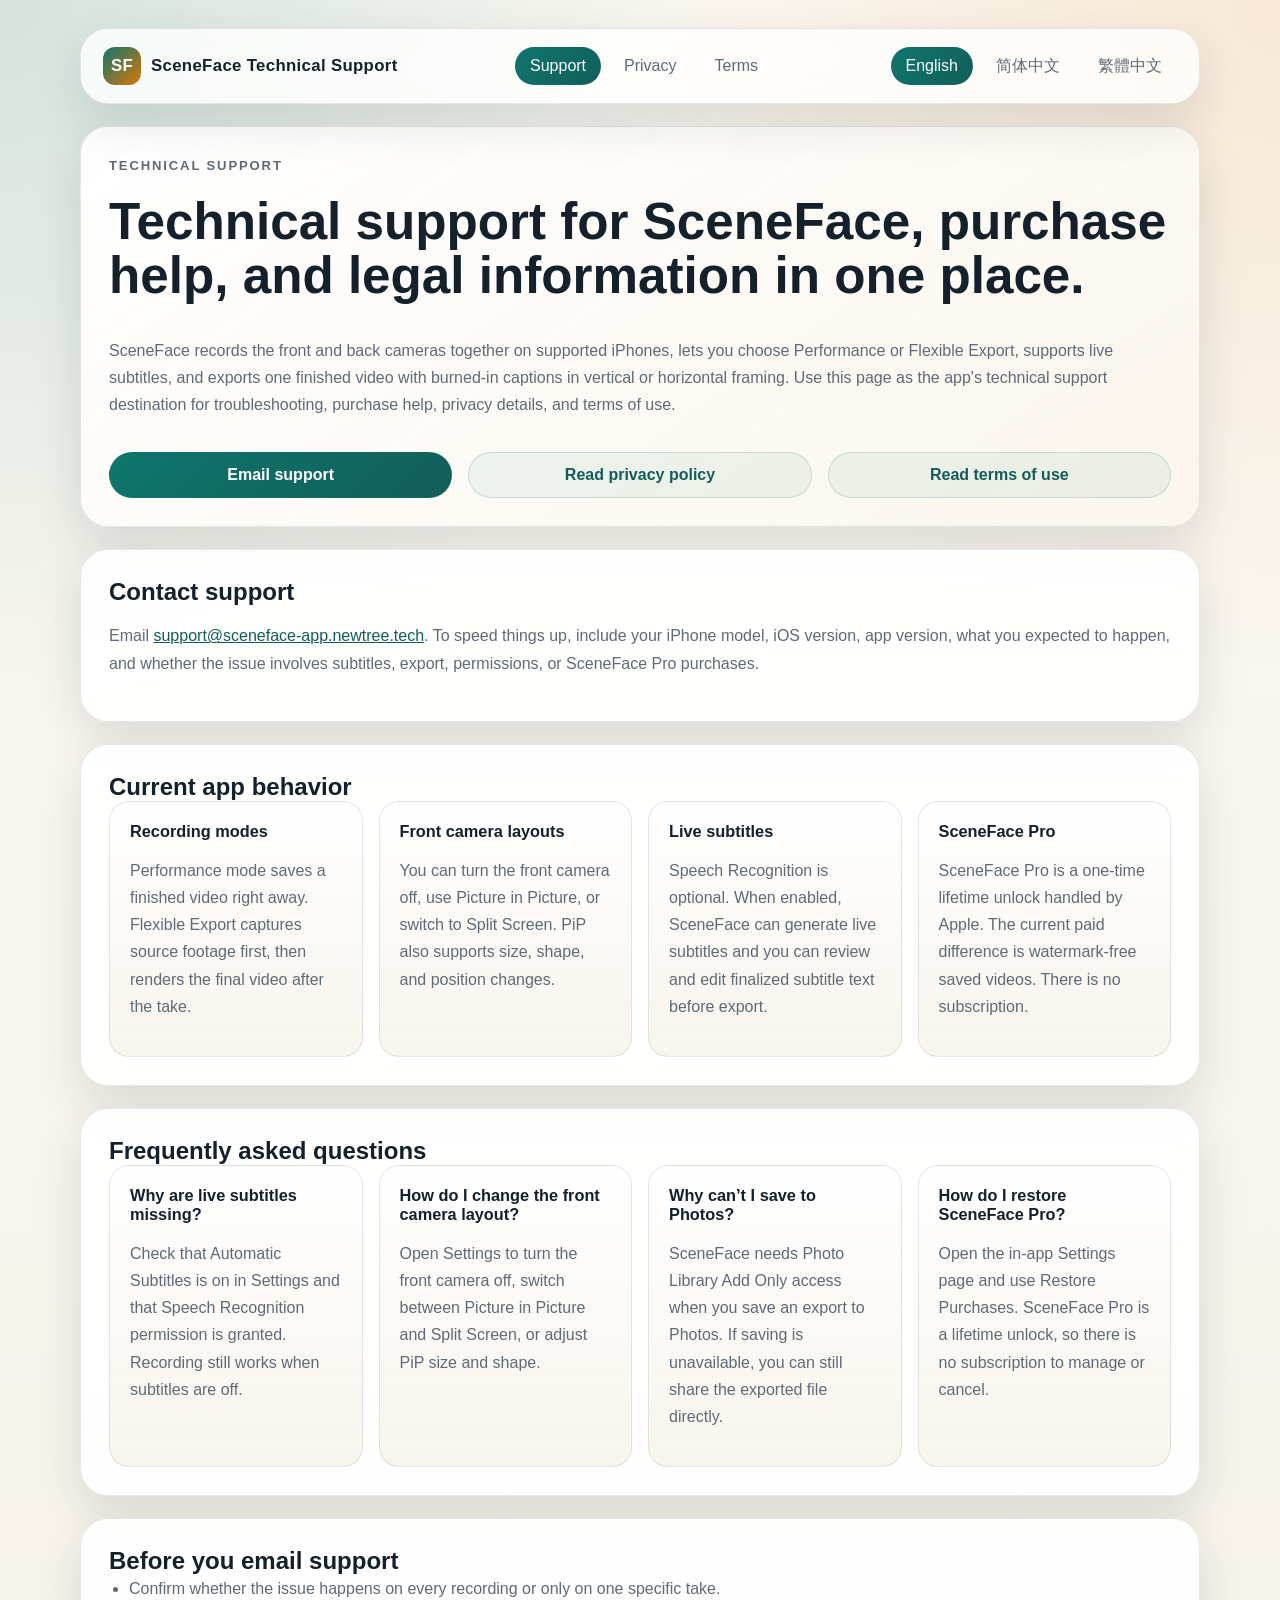
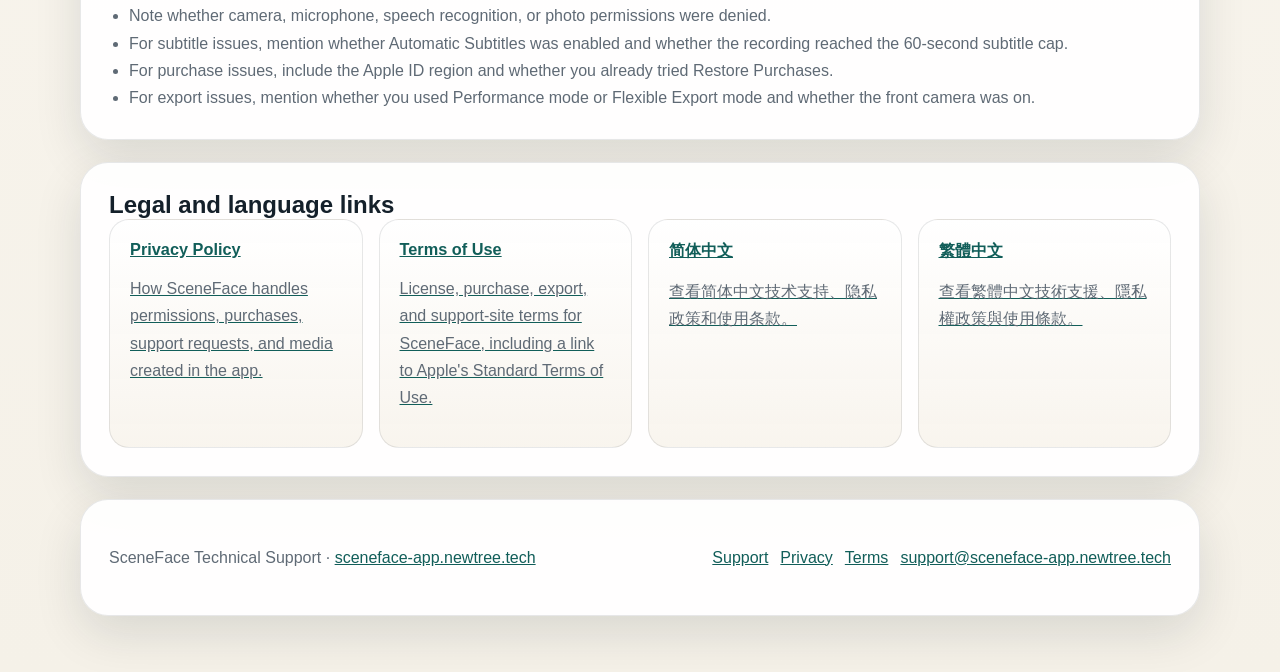
<file: docs/index.html>
<!doctype html>
<html lang="en">
  <head>
    <meta charset="utf-8">
    <meta name="viewport" content="width=device-width, initial-scale=1">
    <title>SceneFace Technical Support</title>
    <meta name="description" content="Technical support page for SceneFace, including troubleshooting, purchase help, privacy details, and terms.">
    <link rel="canonical" href="https://sceneface-app.newtree.tech/index.html">
    <link rel="alternate" hreflang="en" href="https://sceneface-app.newtree.tech/index.html">
    <link rel="alternate" hreflang="zh-Hans" href="https://sceneface-app.newtree.tech/zh-Hans/index.html">
    <link rel="alternate" hreflang="zh-Hant" href="https://sceneface-app.newtree.tech/zh-Hant/index.html">
    <link rel="stylesheet" href="support.css">
  </head>
  <body>
    <div class="page-shell">
      <header class="site-header">
        <a class="brand" href="index.html">
          <span class="brand-badge">SF</span>
          <span>SceneFace Technical Support</span>
        </a>
        <nav class="nav-group" aria-label="Page">
          <a class="active" href="index.html">Support</a>
          <a href="privacy.html">Privacy</a>
          <a href="terms.html">Terms</a>
        </nav>
        <nav class="nav-group" aria-label="Language">
          <a class="active" href="index.html">English</a>
          <a href="zh-Hans/index.html">简体中文</a>
          <a href="zh-Hant/index.html">繁體中文</a>
        </nav>
      </header>

      <main>
        <section class="hero">
          <p class="eyebrow">Technical Support</p>
          <h1>Technical support for SceneFace, purchase help, and legal information in one place.</h1>
          <p>
            SceneFace records the front and back cameras together on supported iPhones, lets you choose
            Performance or Flexible Export, supports live subtitles, and exports one finished video with burned-in captions
            in vertical or horizontal framing.
            Use this page as the app's technical support destination for troubleshooting, purchase help, privacy details,
            and terms of use.
          </p>
          <div class="cta-row">
            <a class="button button-primary" href="mailto:support@sceneface-app.newtree.tech">Email support</a>
            <a class="button button-secondary" href="privacy.html">Read privacy policy</a>
            <a class="button button-secondary" href="terms.html">Read terms of use</a>
          </div>
        </section>

        <section class="panel">
          <h2>Contact support</h2>
          <p>
            Email <a href="mailto:support@sceneface-app.newtree.tech">support@sceneface-app.newtree.tech</a>.
            To speed things up, include your iPhone model, iOS version, app version, what you expected to happen,
            and whether the issue involves subtitles, export, permissions, or SceneFace Pro purchases.
          </p>
        </section>

        <section class="panel">
          <h2>Current app behavior</h2>
          <div class="card-grid">
            <article class="card">
              <h3>Recording modes</h3>
              <p>Performance mode saves a finished video right away. Flexible Export captures source footage first, then renders the final video after the take.</p>
            </article>
            <article class="card">
              <h3>Front camera layouts</h3>
              <p>You can turn the front camera off, use Picture in Picture, or switch to Split Screen. PiP also supports size, shape, and position changes.</p>
            </article>
            <article class="card">
              <h3>Live subtitles</h3>
              <p>Speech Recognition is optional. When enabled, SceneFace can generate live subtitles and you can review and edit finalized subtitle text before export.</p>
            </article>
            <article class="card">
              <h3>SceneFace Pro</h3>
              <p>SceneFace Pro is a one-time lifetime unlock handled by Apple. The current paid difference is watermark-free saved videos. There is no subscription.</p>
            </article>
          </div>
        </section>

        <section class="panel">
          <h2>Frequently asked questions</h2>
          <div class="card-grid">
            <article class="card">
              <h3>Why are live subtitles missing?</h3>
              <p>Check that Automatic Subtitles is on in Settings and that Speech Recognition permission is granted. Recording still works when subtitles are off.</p>
            </article>
            <article class="card">
              <h3>How do I change the front camera layout?</h3>
              <p>Open Settings to turn the front camera off, switch between Picture in Picture and Split Screen, or adjust PiP size and shape.</p>
            </article>
            <article class="card">
              <h3>Why can’t I save to Photos?</h3>
              <p>SceneFace needs Photo Library Add Only access when you save an export to Photos. If saving is unavailable, you can still share the exported file directly.</p>
            </article>
            <article class="card">
              <h3>How do I restore SceneFace Pro?</h3>
              <p>Open the in-app Settings page and use Restore Purchases. SceneFace Pro is a lifetime unlock, so there is no subscription to manage or cancel.</p>
            </article>
          </div>
        </section>

        <section class="panel">
          <h2>Before you email support</h2>
          <ul class="support-list">
            <li>Confirm whether the issue happens on every recording or only on one specific take.</li>
            <li>Note whether camera, microphone, speech recognition, or photo permissions were denied.</li>
            <li>For subtitle issues, mention whether Automatic Subtitles was enabled and whether the recording reached the 60-second subtitle cap.</li>
            <li>For purchase issues, include the Apple ID region and whether you already tried Restore Purchases.</li>
            <li>For export issues, mention whether you used Performance mode or Flexible Export mode and whether the front camera was on.</li>
          </ul>
        </section>

        <section class="panel">
          <h2>Legal and language links</h2>
          <div class="link-grid">
            <a class="link-card" href="privacy.html">
              <h3>Privacy Policy</h3>
              <p>How SceneFace handles permissions, purchases, support requests, and media created in the app.</p>
            </a>
            <a class="link-card" href="terms.html">
              <h3>Terms of Use</h3>
              <p>License, purchase, export, and support-site terms for SceneFace, including a link to Apple's Standard Terms of Use.</p>
            </a>
            <a class="link-card" href="zh-Hans/index.html">
              <h3>简体中文</h3>
              <p>查看简体中文技术支持、隐私政策和使用条款。</p>
            </a>
            <a class="link-card" href="zh-Hant/index.html">
              <h3>繁體中文</h3>
              <p>查看繁體中文技術支援、隱私權政策與使用條款。</p>
            </a>
          </div>
        </section>
      </main>

      <footer class="footer">
        <p class="muted">SceneFace Technical Support · <a href="https://sceneface-app.newtree.tech">sceneface-app.newtree.tech</a></p>
        <div class="footer-links">
          <a href="index.html">Support</a>
          <a href="privacy.html">Privacy</a>
          <a href="terms.html">Terms</a>
          <a href="mailto:support@sceneface-app.newtree.tech">support@sceneface-app.newtree.tech</a>
        </div>
      </footer>
    </div>
  </body>
</html>
</file>
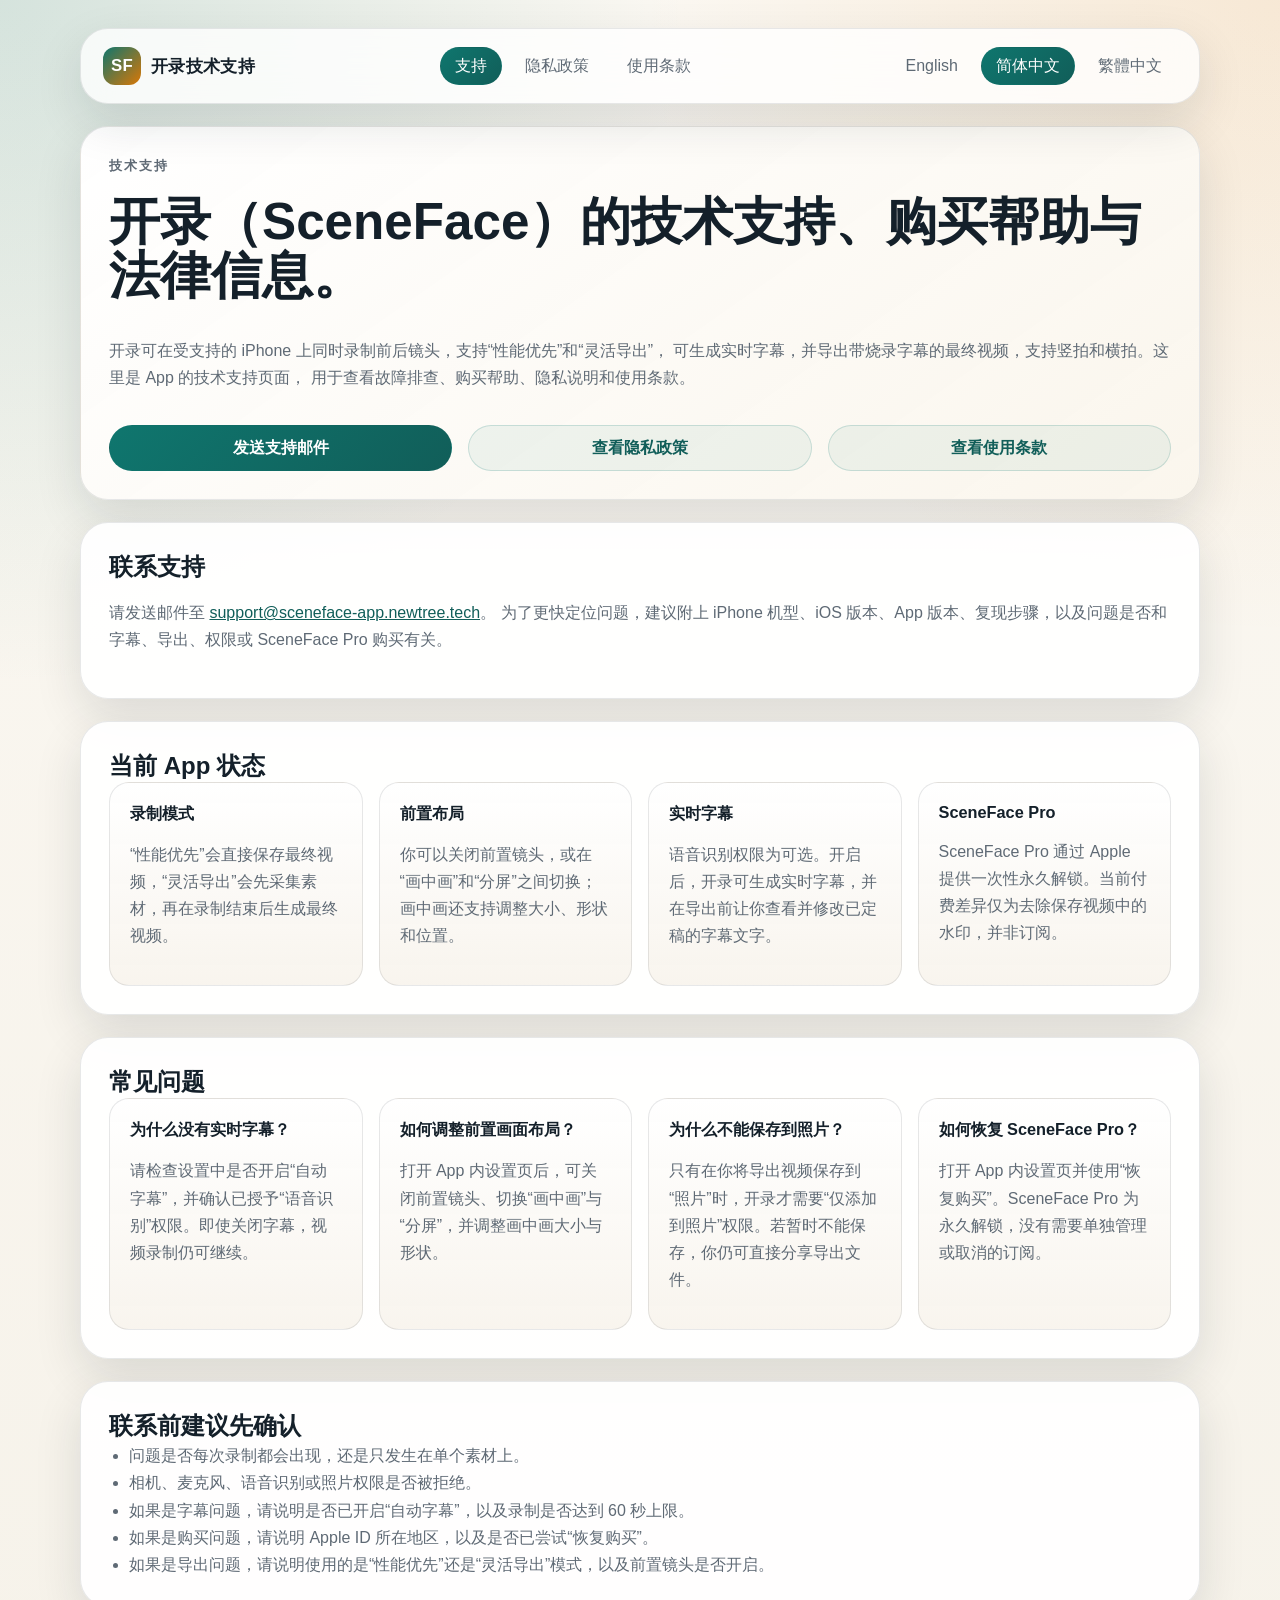
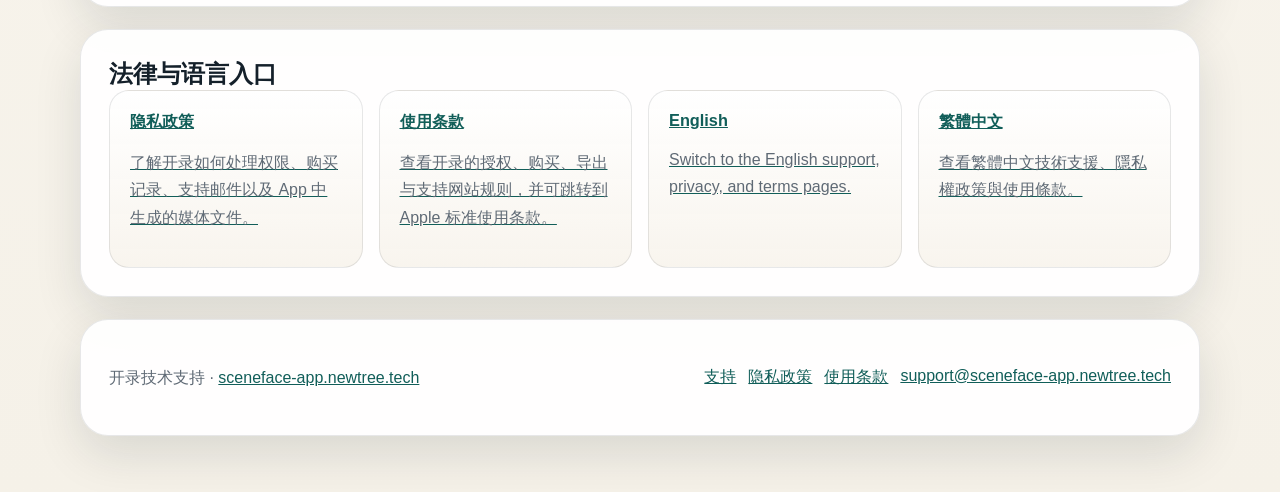
<file: docs/zh-Hans/index.html>
<!doctype html>
<html lang="zh-Hans">
  <head>
    <meta charset="utf-8">
    <meta name="viewport" content="width=device-width, initial-scale=1">
    <title>开录技术支持</title>
    <meta name="description" content="开录（SceneFace）技术支持页面，包含故障排查、购买帮助、隐私政策与使用条款。">
    <link rel="canonical" href="https://sceneface-app.newtree.tech/zh-Hans/index.html">
    <link rel="alternate" hreflang="en" href="https://sceneface-app.newtree.tech/index.html">
    <link rel="alternate" hreflang="zh-Hans" href="https://sceneface-app.newtree.tech/zh-Hans/index.html">
    <link rel="alternate" hreflang="zh-Hant" href="https://sceneface-app.newtree.tech/zh-Hant/index.html">
    <link rel="stylesheet" href="../support.css">
  </head>
  <body>
    <div class="page-shell">
      <header class="site-header">
        <a class="brand" href="index.html">
          <span class="brand-badge">SF</span>
          <span>开录技术支持</span>
        </a>
        <nav class="nav-group" aria-label="页面">
          <a class="active" href="index.html">支持</a>
          <a href="privacy.html">隐私政策</a>
          <a href="terms.html">使用条款</a>
        </nav>
        <nav class="nav-group" aria-label="语言">
          <a href="../index.html">English</a>
          <a class="active" href="index.html">简体中文</a>
          <a href="../zh-Hant/index.html">繁體中文</a>
        </nav>
      </header>

      <main>
        <section class="hero">
          <p class="eyebrow">技术支持</p>
          <h1>开录（SceneFace）的技术支持、购买帮助与法律信息。</h1>
          <p>
            开录可在受支持的 iPhone 上同时录制前后镜头，支持“性能优先”和“灵活导出”，
            可生成实时字幕，并导出带烧录字幕的最终视频，支持竖拍和横拍。这里是 App 的技术支持页面，
            用于查看故障排查、购买帮助、隐私说明和使用条款。
          </p>
          <div class="cta-row">
            <a class="button button-primary" href="mailto:support@sceneface-app.newtree.tech">发送支持邮件</a>
            <a class="button button-secondary" href="privacy.html">查看隐私政策</a>
            <a class="button button-secondary" href="terms.html">查看使用条款</a>
          </div>
        </section>

        <section class="panel">
          <h2>联系支持</h2>
          <p>
            请发送邮件至 <a href="mailto:support@sceneface-app.newtree.tech">support@sceneface-app.newtree.tech</a>。
            为了更快定位问题，建议附上 iPhone 机型、iOS 版本、App 版本、复现步骤，以及问题是否和字幕、导出、权限或 SceneFace Pro 购买有关。
          </p>
        </section>

        <section class="panel">
          <h2>当前 App 状态</h2>
          <div class="card-grid">
            <article class="card">
              <h3>录制模式</h3>
              <p>“性能优先”会直接保存最终视频，“灵活导出”会先采集素材，再在录制结束后生成最终视频。</p>
            </article>
            <article class="card">
              <h3>前置布局</h3>
              <p>你可以关闭前置镜头，或在“画中画”和“分屏”之间切换；画中画还支持调整大小、形状和位置。</p>
            </article>
            <article class="card">
              <h3>实时字幕</h3>
              <p>语音识别权限为可选。开启后，开录可生成实时字幕，并在导出前让你查看并修改已定稿的字幕文字。</p>
            </article>
            <article class="card">
              <h3>SceneFace Pro</h3>
              <p>SceneFace Pro 通过 Apple 提供一次性永久解锁。当前付费差异仅为去除保存视频中的水印，并非订阅。</p>
            </article>
          </div>
        </section>

        <section class="panel">
          <h2>常见问题</h2>
          <div class="card-grid">
            <article class="card">
              <h3>为什么没有实时字幕？</h3>
              <p>请检查设置中是否开启“自动字幕”，并确认已授予“语音识别”权限。即使关闭字幕，视频录制仍可继续。</p>
            </article>
            <article class="card">
              <h3>如何调整前置画面布局？</h3>
              <p>打开 App 内设置页后，可关闭前置镜头、切换“画中画”与“分屏”，并调整画中画大小与形状。</p>
            </article>
            <article class="card">
              <h3>为什么不能保存到照片？</h3>
              <p>只有在你将导出视频保存到“照片”时，开录才需要“仅添加到照片”权限。若暂时不能保存，你仍可直接分享导出文件。</p>
            </article>
            <article class="card">
              <h3>如何恢复 SceneFace Pro？</h3>
              <p>打开 App 内设置页并使用“恢复购买”。SceneFace Pro 为永久解锁，没有需要单独管理或取消的订阅。</p>
            </article>
          </div>
        </section>

        <section class="panel">
          <h2>联系前建议先确认</h2>
          <ul class="support-list">
            <li>问题是否每次录制都会出现，还是只发生在单个素材上。</li>
            <li>相机、麦克风、语音识别或照片权限是否被拒绝。</li>
            <li>如果是字幕问题，请说明是否已开启“自动字幕”，以及录制是否达到 60 秒上限。</li>
            <li>如果是购买问题，请说明 Apple ID 所在地区，以及是否已尝试“恢复购买”。</li>
            <li>如果是导出问题，请说明使用的是“性能优先”还是“灵活导出”模式，以及前置镜头是否开启。</li>
          </ul>
        </section>

        <section class="panel">
          <h2>法律与语言入口</h2>
          <div class="link-grid">
            <a class="link-card" href="privacy.html">
              <h3>隐私政策</h3>
              <p>了解开录如何处理权限、购买记录、支持邮件以及 App 中生成的媒体文件。</p>
            </a>
            <a class="link-card" href="terms.html">
              <h3>使用条款</h3>
              <p>查看开录的授权、购买、导出与支持网站规则，并可跳转到 Apple 标准使用条款。</p>
            </a>
            <a class="link-card" href="../index.html">
              <h3>English</h3>
              <p>Switch to the English support, privacy, and terms pages.</p>
            </a>
            <a class="link-card" href="../zh-Hant/index.html">
              <h3>繁體中文</h3>
              <p>查看繁體中文技術支援、隱私權政策與使用條款。</p>
            </a>
          </div>
        </section>
      </main>

      <footer class="footer">
        <p class="muted">开录技术支持 · <a href="https://sceneface-app.newtree.tech">sceneface-app.newtree.tech</a></p>
        <div class="footer-links">
          <a href="index.html">支持</a>
          <a href="privacy.html">隐私政策</a>
          <a href="terms.html">使用条款</a>
          <a href="mailto:support@sceneface-app.newtree.tech">support@sceneface-app.newtree.tech</a>
        </div>
      </footer>
    </div>
  </body>
</html>
</file>
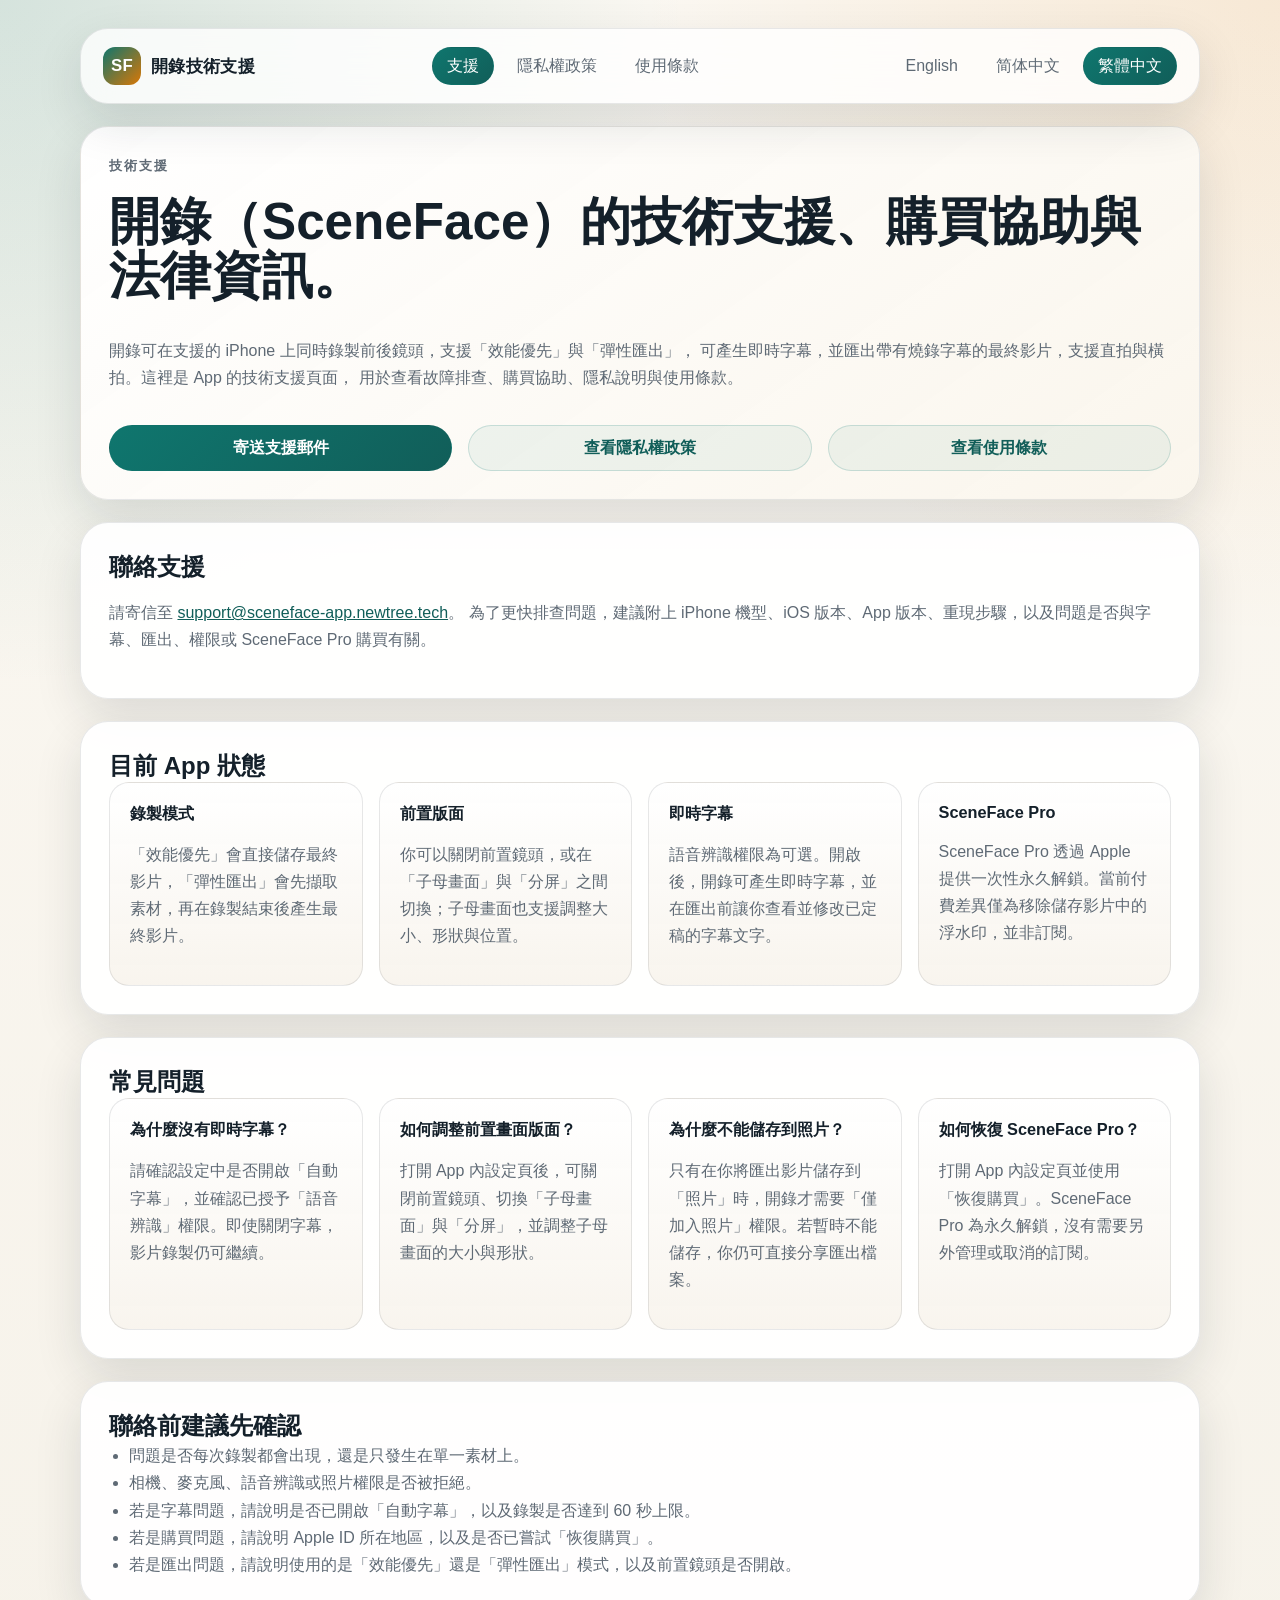
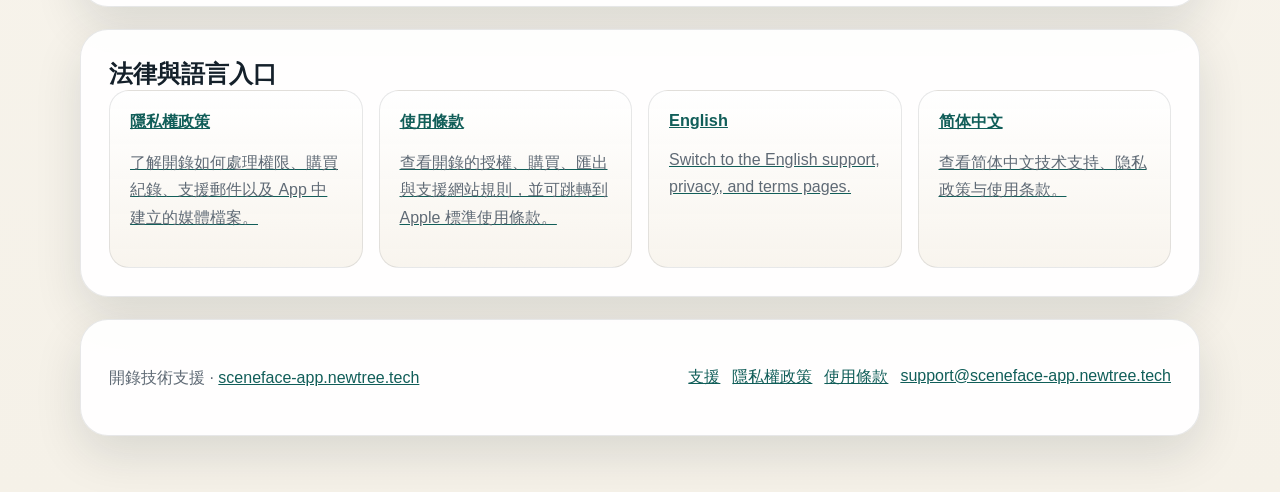
<file: docs/zh-Hant/index.html>
<!doctype html>
<html lang="zh-Hant">
  <head>
    <meta charset="utf-8">
    <meta name="viewport" content="width=device-width, initial-scale=1">
    <title>開錄技術支援</title>
    <meta name="description" content="開錄（SceneFace）技術支援頁面，包含故障排查、購買協助、隱私權政策與使用條款。">
    <link rel="canonical" href="https://sceneface-app.newtree.tech/zh-Hant/index.html">
    <link rel="alternate" hreflang="en" href="https://sceneface-app.newtree.tech/index.html">
    <link rel="alternate" hreflang="zh-Hans" href="https://sceneface-app.newtree.tech/zh-Hans/index.html">
    <link rel="alternate" hreflang="zh-Hant" href="https://sceneface-app.newtree.tech/zh-Hant/index.html">
    <link rel="stylesheet" href="../support.css">
  </head>
  <body>
    <div class="page-shell">
      <header class="site-header">
        <a class="brand" href="index.html">
          <span class="brand-badge">SF</span>
          <span>開錄技術支援</span>
        </a>
        <nav class="nav-group" aria-label="頁面">
          <a class="active" href="index.html">支援</a>
          <a href="privacy.html">隱私權政策</a>
          <a href="terms.html">使用條款</a>
        </nav>
        <nav class="nav-group" aria-label="語言">
          <a href="../index.html">English</a>
          <a href="../zh-Hans/index.html">简体中文</a>
          <a class="active" href="index.html">繁體中文</a>
        </nav>
      </header>

      <main>
        <section class="hero">
          <p class="eyebrow">技術支援</p>
          <h1>開錄（SceneFace）的技術支援、購買協助與法律資訊。</h1>
          <p>
            開錄可在支援的 iPhone 上同時錄製前後鏡頭，支援「效能優先」與「彈性匯出」，
            可產生即時字幕，並匯出帶有燒錄字幕的最終影片，支援直拍與橫拍。這裡是 App 的技術支援頁面，
            用於查看故障排查、購買協助、隱私說明與使用條款。
          </p>
          <div class="cta-row">
            <a class="button button-primary" href="mailto:support@sceneface-app.newtree.tech">寄送支援郵件</a>
            <a class="button button-secondary" href="privacy.html">查看隱私權政策</a>
            <a class="button button-secondary" href="terms.html">查看使用條款</a>
          </div>
        </section>

        <section class="panel">
          <h2>聯絡支援</h2>
          <p>
            請寄信至 <a href="mailto:support@sceneface-app.newtree.tech">support@sceneface-app.newtree.tech</a>。
            為了更快排查問題，建議附上 iPhone 機型、iOS 版本、App 版本、重現步驟，以及問題是否與字幕、匯出、權限或 SceneFace Pro 購買有關。
          </p>
        </section>

        <section class="panel">
          <h2>目前 App 狀態</h2>
          <div class="card-grid">
            <article class="card">
              <h3>錄製模式</h3>
              <p>「效能優先」會直接儲存最終影片，「彈性匯出」會先擷取素材，再在錄製結束後產生最終影片。</p>
            </article>
            <article class="card">
              <h3>前置版面</h3>
              <p>你可以關閉前置鏡頭，或在「子母畫面」與「分屏」之間切換；子母畫面也支援調整大小、形狀與位置。</p>
            </article>
            <article class="card">
              <h3>即時字幕</h3>
              <p>語音辨識權限為可選。開啟後，開錄可產生即時字幕，並在匯出前讓你查看並修改已定稿的字幕文字。</p>
            </article>
            <article class="card">
              <h3>SceneFace Pro</h3>
              <p>SceneFace Pro 透過 Apple 提供一次性永久解鎖。當前付費差異僅為移除儲存影片中的浮水印，並非訂閱。</p>
            </article>
          </div>
        </section>

        <section class="panel">
          <h2>常見問題</h2>
          <div class="card-grid">
            <article class="card">
              <h3>為什麼沒有即時字幕？</h3>
              <p>請確認設定中是否開啟「自動字幕」，並確認已授予「語音辨識」權限。即使關閉字幕，影片錄製仍可繼續。</p>
            </article>
            <article class="card">
              <h3>如何調整前置畫面版面？</h3>
              <p>打開 App 內設定頁後，可關閉前置鏡頭、切換「子母畫面」與「分屏」，並調整子母畫面的大小與形狀。</p>
            </article>
            <article class="card">
              <h3>為什麼不能儲存到照片？</h3>
              <p>只有在你將匯出影片儲存到「照片」時，開錄才需要「僅加入照片」權限。若暫時不能儲存，你仍可直接分享匯出檔案。</p>
            </article>
            <article class="card">
              <h3>如何恢復 SceneFace Pro？</h3>
              <p>打開 App 內設定頁並使用「恢復購買」。SceneFace Pro 為永久解鎖，沒有需要另外管理或取消的訂閱。</p>
            </article>
          </div>
        </section>

        <section class="panel">
          <h2>聯絡前建議先確認</h2>
          <ul class="support-list">
            <li>問題是否每次錄製都會出現，還是只發生在單一素材上。</li>
            <li>相機、麥克風、語音辨識或照片權限是否被拒絕。</li>
            <li>若是字幕問題，請說明是否已開啟「自動字幕」，以及錄製是否達到 60 秒上限。</li>
            <li>若是購買問題，請說明 Apple ID 所在地區，以及是否已嘗試「恢復購買」。</li>
            <li>若是匯出問題，請說明使用的是「效能優先」還是「彈性匯出」模式，以及前置鏡頭是否開啟。</li>
          </ul>
        </section>

        <section class="panel">
          <h2>法律與語言入口</h2>
          <div class="link-grid">
            <a class="link-card" href="privacy.html">
              <h3>隱私權政策</h3>
              <p>了解開錄如何處理權限、購買紀錄、支援郵件以及 App 中建立的媒體檔案。</p>
            </a>
            <a class="link-card" href="terms.html">
              <h3>使用條款</h3>
              <p>查看開錄的授權、購買、匯出與支援網站規則，並可跳轉到 Apple 標準使用條款。</p>
            </a>
            <a class="link-card" href="../index.html">
              <h3>English</h3>
              <p>Switch to the English support, privacy, and terms pages.</p>
            </a>
            <a class="link-card" href="../zh-Hans/index.html">
              <h3>简体中文</h3>
              <p>查看简体中文技术支持、隐私政策与使用条款。</p>
            </a>
          </div>
        </section>
      </main>

      <footer class="footer">
        <p class="muted">開錄技術支援 · <a href="https://sceneface-app.newtree.tech">sceneface-app.newtree.tech</a></p>
        <div class="footer-links">
          <a href="index.html">支援</a>
          <a href="privacy.html">隱私權政策</a>
          <a href="terms.html">使用條款</a>
          <a href="mailto:support@sceneface-app.newtree.tech">support@sceneface-app.newtree.tech</a>
        </div>
      </footer>
    </div>
  </body>
</html>
</file>
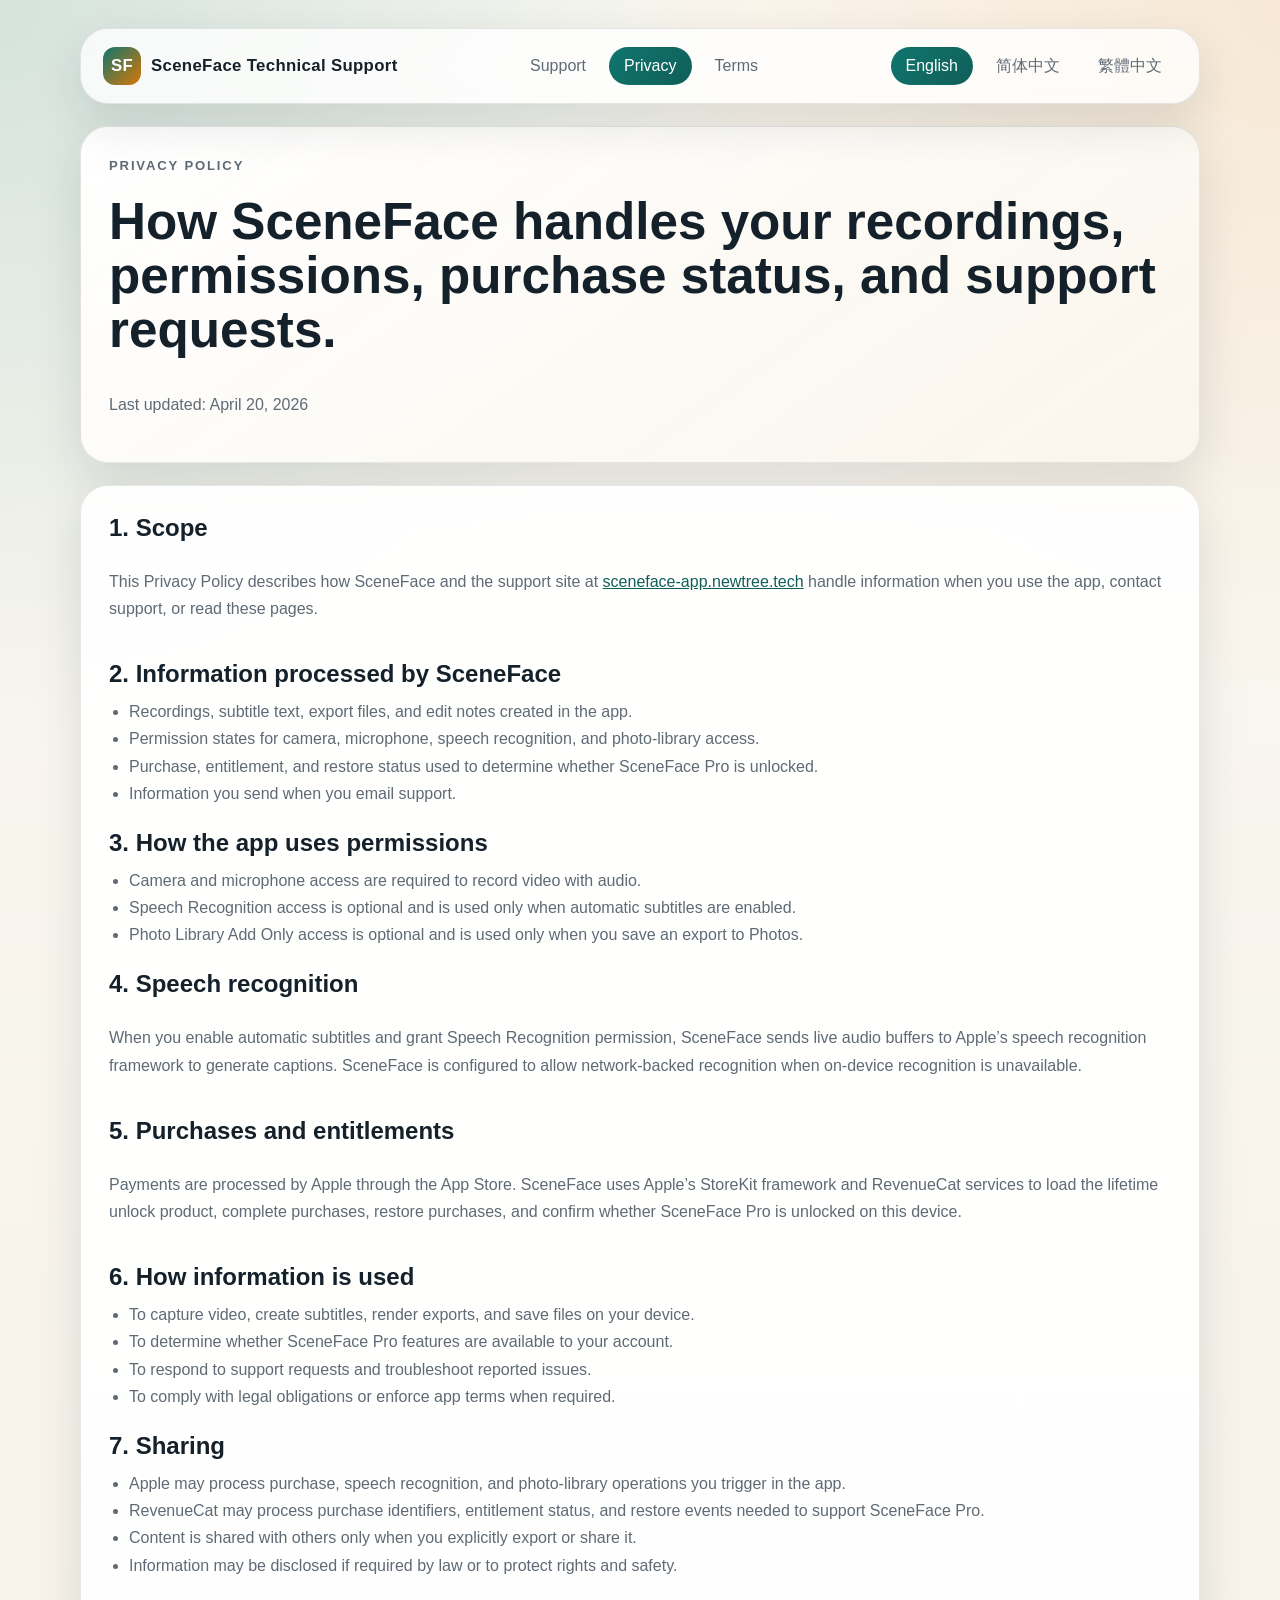
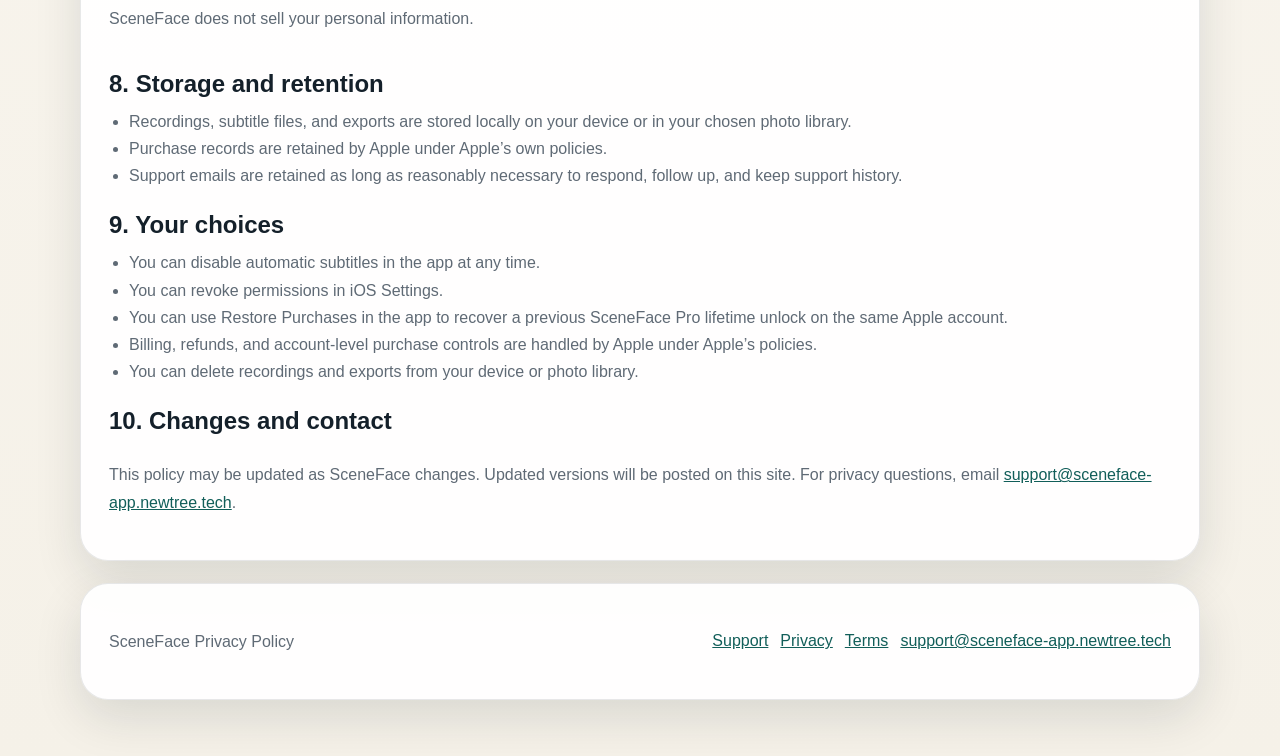
<file: docs/privacy.html>
<!doctype html>
<html lang="en">
  <head>
    <meta charset="utf-8">
    <meta name="viewport" content="width=device-width, initial-scale=1">
    <title>SceneFace Privacy Policy</title>
    <meta name="description" content="Privacy Policy for SceneFace, including recording data, permissions, purchase status, and support requests.">
    <link rel="canonical" href="https://sceneface-app.newtree.tech/privacy.html">
    <link rel="alternate" hreflang="en" href="https://sceneface-app.newtree.tech/privacy.html">
    <link rel="alternate" hreflang="zh-Hans" href="https://sceneface-app.newtree.tech/zh-Hans/privacy.html">
    <link rel="alternate" hreflang="zh-Hant" href="https://sceneface-app.newtree.tech/zh-Hant/privacy.html">
    <link rel="stylesheet" href="support.css">
  </head>
  <body>
    <div class="page-shell">
      <header class="site-header">
        <a class="brand" href="index.html">
          <span class="brand-badge">SF</span>
          <span>SceneFace Technical Support</span>
        </a>
        <nav class="nav-group" aria-label="Page">
          <a href="index.html">Support</a>
          <a class="active" href="privacy.html">Privacy</a>
          <a href="terms.html">Terms</a>
        </nav>
        <nav class="nav-group" aria-label="Language">
          <a class="active" href="privacy.html">English</a>
          <a href="zh-Hans/privacy.html">简体中文</a>
          <a href="zh-Hant/privacy.html">繁體中文</a>
        </nav>
      </header>

      <main>
        <section class="hero">
          <p class="eyebrow">Privacy Policy</p>
          <h1>How SceneFace handles your recordings, permissions, purchase status, and support requests.</h1>
          <p>Last updated: April 20, 2026</p>
        </section>

        <section class="panel legal">
          <section>
            <h2>1. Scope</h2>
            <p>
              This Privacy Policy describes how SceneFace and the support site at
              <a href="https://sceneface-app.newtree.tech">sceneface-app.newtree.tech</a> handle information when you use the app,
              contact support, or read these pages.
            </p>
          </section>

          <section>
            <h2>2. Information processed by SceneFace</h2>
            <ul>
              <li>Recordings, subtitle text, export files, and edit notes created in the app.</li>
              <li>Permission states for camera, microphone, speech recognition, and photo-library access.</li>
              <li>Purchase, entitlement, and restore status used to determine whether SceneFace Pro is unlocked.</li>
              <li>Information you send when you email support.</li>
            </ul>
          </section>

          <section>
            <h2>3. How the app uses permissions</h2>
            <ul>
              <li>Camera and microphone access are required to record video with audio.</li>
              <li>Speech Recognition access is optional and is used only when automatic subtitles are enabled.</li>
              <li>Photo Library Add Only access is optional and is used only when you save an export to Photos.</li>
            </ul>
          </section>

          <section>
            <h2>4. Speech recognition</h2>
            <p>
              When you enable automatic subtitles and grant Speech Recognition permission, SceneFace sends live audio buffers
              to Apple’s speech recognition framework to generate captions. SceneFace is configured to allow network-backed
              recognition when on-device recognition is unavailable.
            </p>
          </section>

          <section>
            <h2>5. Purchases and entitlements</h2>
            <p>
              Payments are processed by Apple through the App Store. SceneFace uses Apple’s StoreKit framework and
              RevenueCat services to load the lifetime unlock product, complete purchases, restore purchases, and
              confirm whether SceneFace Pro is unlocked on this device.
            </p>
          </section>

          <section>
            <h2>6. How information is used</h2>
            <ul>
              <li>To capture video, create subtitles, render exports, and save files on your device.</li>
              <li>To determine whether SceneFace Pro features are available to your account.</li>
              <li>To respond to support requests and troubleshoot reported issues.</li>
              <li>To comply with legal obligations or enforce app terms when required.</li>
            </ul>
          </section>

          <section>
            <h2>7. Sharing</h2>
            <ul>
              <li>Apple may process purchase, speech recognition, and photo-library operations you trigger in the app.</li>
              <li>RevenueCat may process purchase identifiers, entitlement status, and restore events needed to support SceneFace Pro.</li>
              <li>Content is shared with others only when you explicitly export or share it.</li>
              <li>Information may be disclosed if required by law or to protect rights and safety.</li>
            </ul>
            <p>SceneFace does not sell your personal information.</p>
          </section>

          <section>
            <h2>8. Storage and retention</h2>
            <ul>
              <li>Recordings, subtitle files, and exports are stored locally on your device or in your chosen photo library.</li>
              <li>Purchase records are retained by Apple under Apple’s own policies.</li>
              <li>Support emails are retained as long as reasonably necessary to respond, follow up, and keep support history.</li>
            </ul>
          </section>

          <section>
            <h2>9. Your choices</h2>
            <ul>
              <li>You can disable automatic subtitles in the app at any time.</li>
              <li>You can revoke permissions in iOS Settings.</li>
              <li>You can use Restore Purchases in the app to recover a previous SceneFace Pro lifetime unlock on the same Apple account.</li>
              <li>Billing, refunds, and account-level purchase controls are handled by Apple under Apple’s policies.</li>
              <li>You can delete recordings and exports from your device or photo library.</li>
            </ul>
          </section>

          <section>
            <h2>10. Changes and contact</h2>
            <p>
              This policy may be updated as SceneFace changes. Updated versions will be posted on this site.
              For privacy questions, email <a href="mailto:support@sceneface-app.newtree.tech">support@sceneface-app.newtree.tech</a>.
            </p>
          </section>
        </section>
      </main>

      <footer class="footer">
        <p class="muted">SceneFace Privacy Policy</p>
        <div class="footer-links">
          <a href="index.html">Support</a>
          <a href="privacy.html">Privacy</a>
          <a href="terms.html">Terms</a>
          <a href="mailto:support@sceneface-app.newtree.tech">support@sceneface-app.newtree.tech</a>
        </div>
      </footer>
    </div>
  </body>
</html>
</file>
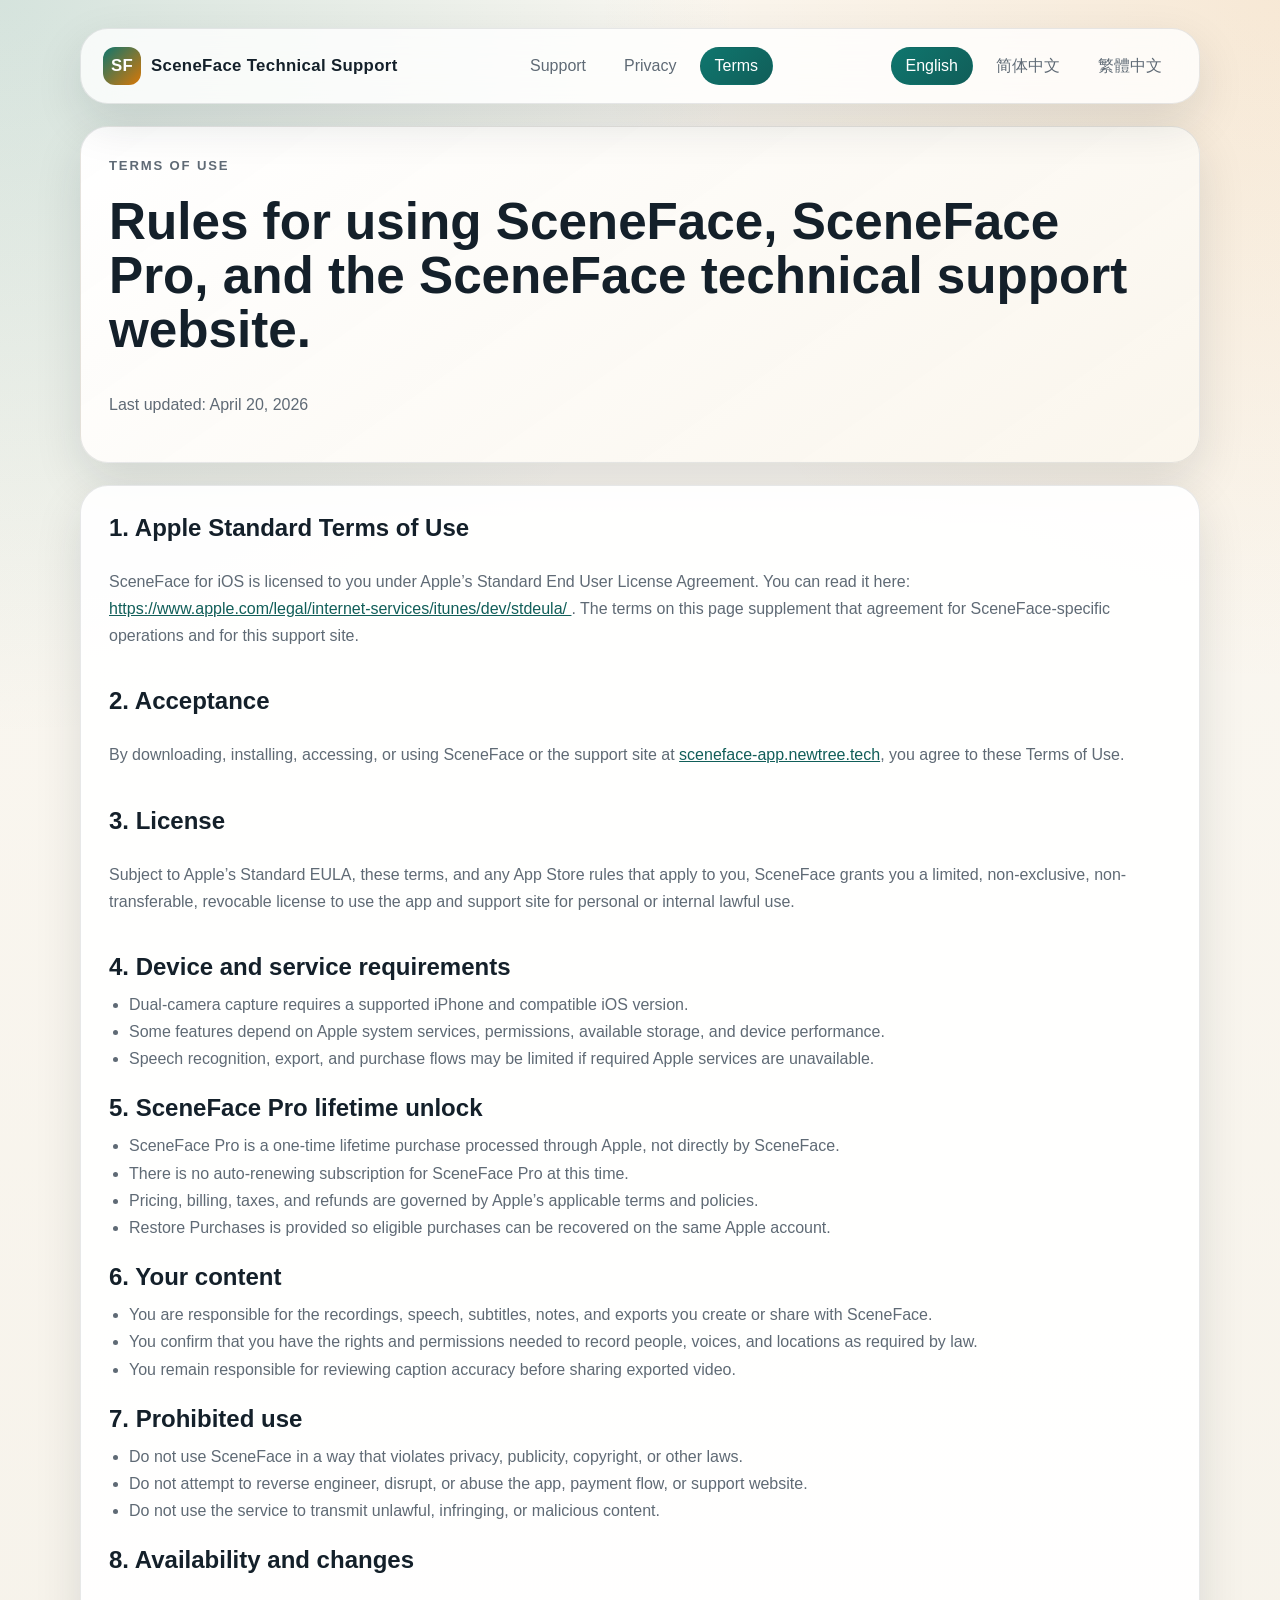
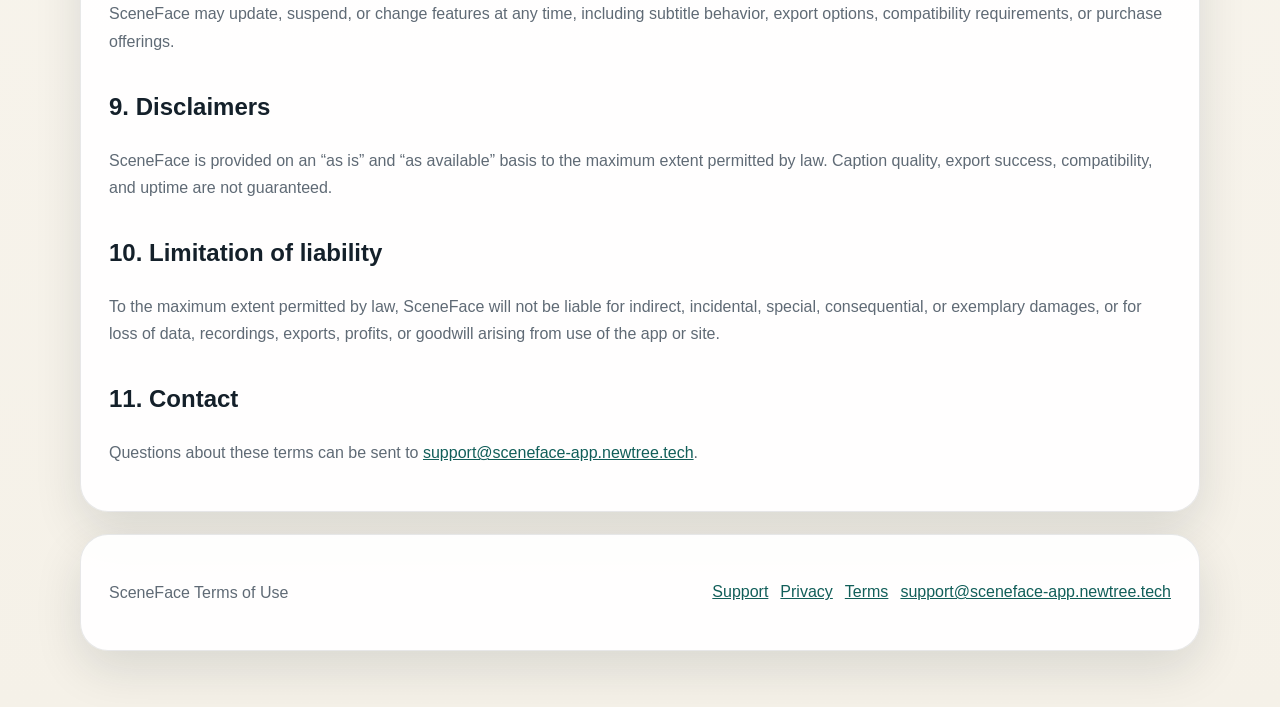
<file: docs/terms.html>
<!doctype html>
<html lang="en">
  <head>
    <meta charset="utf-8">
    <meta name="viewport" content="width=device-width, initial-scale=1">
    <title>SceneFace Terms of Use</title>
    <meta name="description" content="Terms of Use for SceneFace and the support website, including Apple's Standard Terms of Use link.">
    <link rel="canonical" href="https://sceneface-app.newtree.tech/terms.html">
    <link rel="alternate" hreflang="en" href="https://sceneface-app.newtree.tech/terms.html">
    <link rel="alternate" hreflang="zh-Hans" href="https://sceneface-app.newtree.tech/zh-Hans/terms.html">
    <link rel="alternate" hreflang="zh-Hant" href="https://sceneface-app.newtree.tech/zh-Hant/terms.html">
    <link rel="stylesheet" href="support.css">
  </head>
  <body>
    <div class="page-shell">
      <header class="site-header">
        <a class="brand" href="index.html">
          <span class="brand-badge">SF</span>
          <span>SceneFace Technical Support</span>
        </a>
        <nav class="nav-group" aria-label="Page">
          <a href="index.html">Support</a>
          <a href="privacy.html">Privacy</a>
          <a class="active" href="terms.html">Terms</a>
        </nav>
        <nav class="nav-group" aria-label="Language">
          <a class="active" href="terms.html">English</a>
          <a href="zh-Hans/terms.html">简体中文</a>
          <a href="zh-Hant/terms.html">繁體中文</a>
        </nav>
      </header>

      <main>
        <section class="hero">
          <p class="eyebrow">Terms of Use</p>
          <h1>Rules for using SceneFace, SceneFace Pro, and the SceneFace technical support website.</h1>
          <p>Last updated: April 20, 2026</p>
        </section>

        <section class="panel legal">
          <section>
            <h2>1. Apple Standard Terms of Use</h2>
            <p>
              SceneFace for iOS is licensed to you under Apple’s Standard End User License Agreement.
              You can read it here:
              <a href="https://www.apple.com/legal/internet-services/itunes/dev/stdeula/">
                https://www.apple.com/legal/internet-services/itunes/dev/stdeula/
              </a>.
              The terms on this page supplement that agreement for SceneFace-specific operations and for this support site.
            </p>
          </section>

          <section>
            <h2>2. Acceptance</h2>
            <p>
              By downloading, installing, accessing, or using SceneFace or the support site at
              <a href="https://sceneface-app.newtree.tech">sceneface-app.newtree.tech</a>, you agree to these Terms of Use.
            </p>
          </section>

          <section>
            <h2>3. License</h2>
            <p>
              Subject to Apple’s Standard EULA, these terms, and any App Store rules that apply to you,
              SceneFace grants you a limited, non-exclusive, non-transferable, revocable license to use the app
              and support site for personal or internal lawful use.
            </p>
          </section>

          <section>
            <h2>4. Device and service requirements</h2>
            <ul>
              <li>Dual-camera capture requires a supported iPhone and compatible iOS version.</li>
              <li>Some features depend on Apple system services, permissions, available storage, and device performance.</li>
              <li>Speech recognition, export, and purchase flows may be limited if required Apple services are unavailable.</li>
            </ul>
          </section>

          <section>
            <h2>5. SceneFace Pro lifetime unlock</h2>
            <ul>
              <li>SceneFace Pro is a one-time lifetime purchase processed through Apple, not directly by SceneFace.</li>
              <li>There is no auto-renewing subscription for SceneFace Pro at this time.</li>
              <li>Pricing, billing, taxes, and refunds are governed by Apple’s applicable terms and policies.</li>
              <li>Restore Purchases is provided so eligible purchases can be recovered on the same Apple account.</li>
            </ul>
          </section>

          <section>
            <h2>6. Your content</h2>
            <ul>
              <li>You are responsible for the recordings, speech, subtitles, notes, and exports you create or share with SceneFace.</li>
              <li>You confirm that you have the rights and permissions needed to record people, voices, and locations as required by law.</li>
              <li>You remain responsible for reviewing caption accuracy before sharing exported video.</li>
            </ul>
          </section>

          <section>
            <h2>7. Prohibited use</h2>
            <ul>
              <li>Do not use SceneFace in a way that violates privacy, publicity, copyright, or other laws.</li>
              <li>Do not attempt to reverse engineer, disrupt, or abuse the app, payment flow, or support website.</li>
              <li>Do not use the service to transmit unlawful, infringing, or malicious content.</li>
            </ul>
          </section>

          <section>
            <h2>8. Availability and changes</h2>
            <p>
              SceneFace may update, suspend, or change features at any time, including subtitle behavior, export options,
              compatibility requirements, or purchase offerings.
            </p>
          </section>

          <section>
            <h2>9. Disclaimers</h2>
            <p>
              SceneFace is provided on an “as is” and “as available” basis to the maximum extent permitted by law.
              Caption quality, export success, compatibility, and uptime are not guaranteed.
            </p>
          </section>

          <section>
            <h2>10. Limitation of liability</h2>
            <p>
              To the maximum extent permitted by law, SceneFace will not be liable for indirect, incidental, special,
              consequential, or exemplary damages, or for loss of data, recordings, exports, profits, or goodwill arising from use of the app or site.
            </p>
          </section>

          <section>
            <h2>11. Contact</h2>
            <p>
              Questions about these terms can be sent to
              <a href="mailto:support@sceneface-app.newtree.tech">support@sceneface-app.newtree.tech</a>.
            </p>
          </section>
        </section>
      </main>

      <footer class="footer">
        <p class="muted">SceneFace Terms of Use</p>
        <div class="footer-links">
          <a href="index.html">Support</a>
          <a href="privacy.html">Privacy</a>
          <a href="terms.html">Terms</a>
          <a href="mailto:support@sceneface-app.newtree.tech">support@sceneface-app.newtree.tech</a>
        </div>
      </footer>
    </div>
  </body>
</html>
</file>
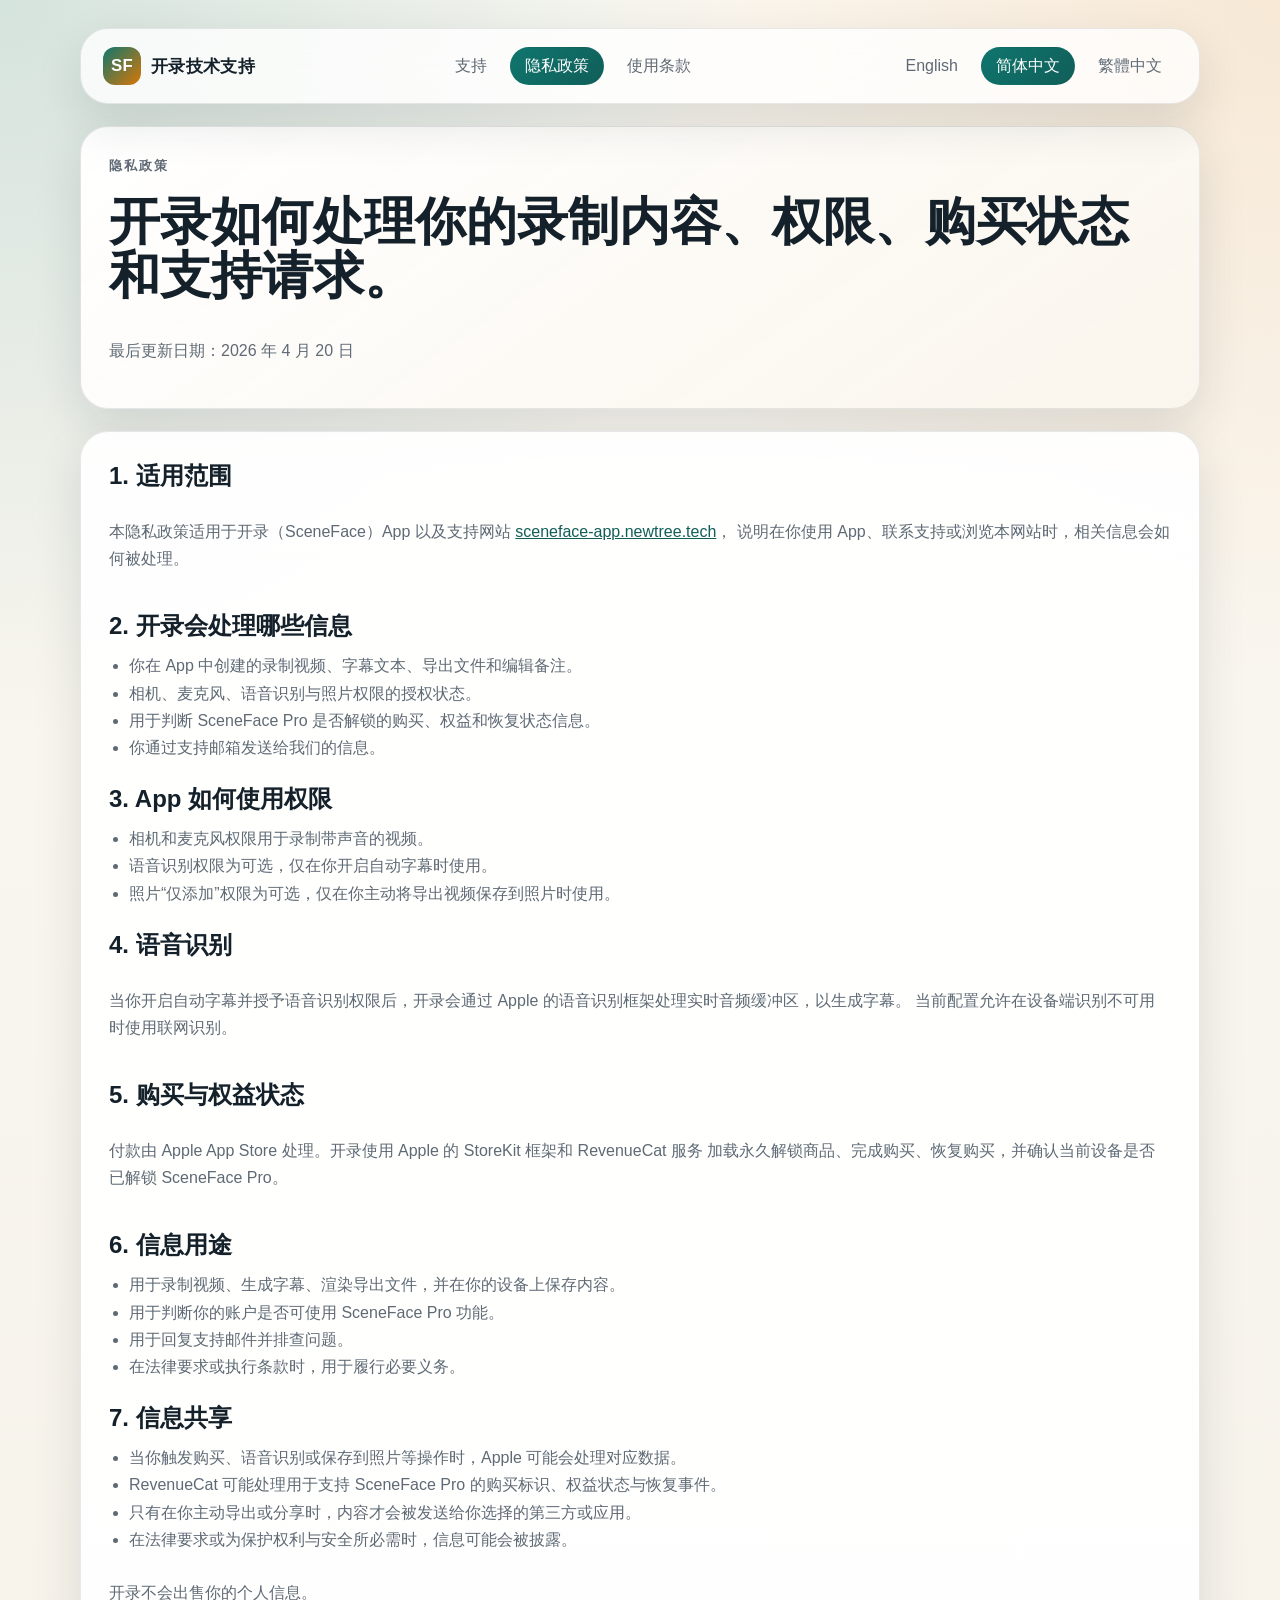
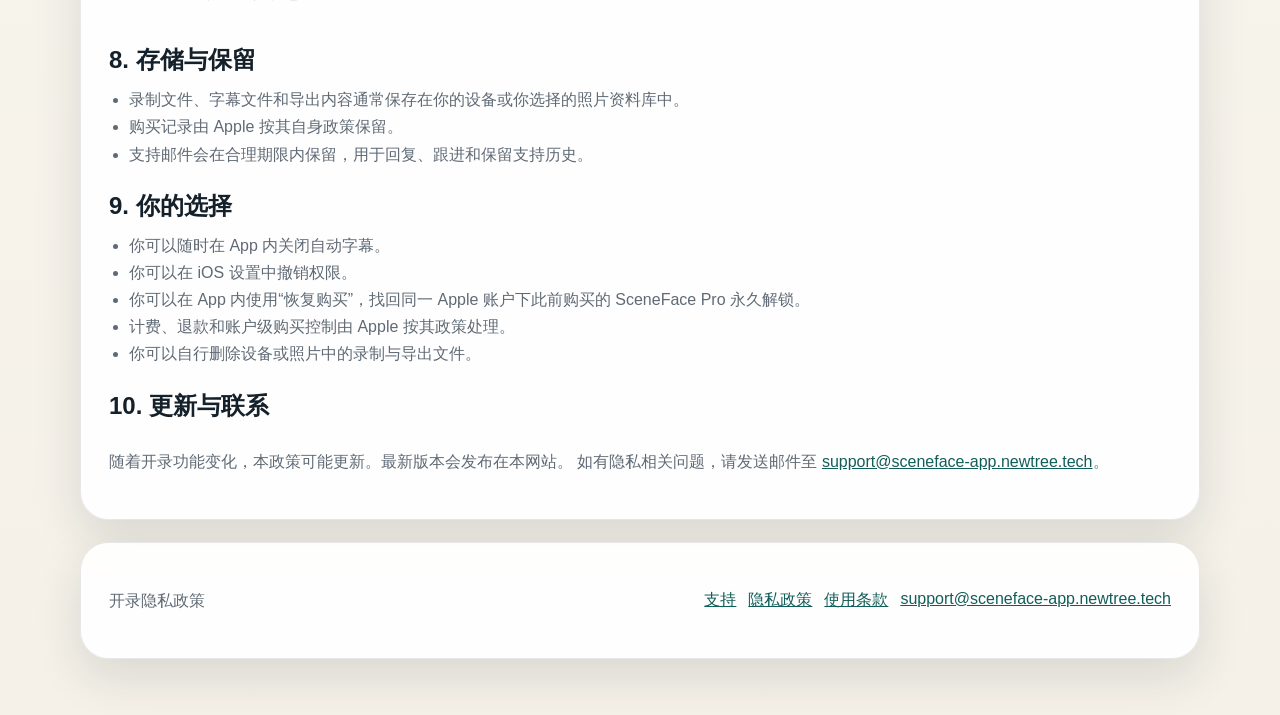
<file: docs/zh-Hans/privacy.html>
<!doctype html>
<html lang="zh-Hans">
  <head>
    <meta charset="utf-8">
    <meta name="viewport" content="width=device-width, initial-scale=1">
    <title>开录隐私政策</title>
    <meta name="description" content="开录（SceneFace）及其支持网站的隐私政策，覆盖录制内容、权限、购买状态与支持请求。">
    <link rel="canonical" href="https://sceneface-app.newtree.tech/zh-Hans/privacy.html">
    <link rel="alternate" hreflang="en" href="https://sceneface-app.newtree.tech/privacy.html">
    <link rel="alternate" hreflang="zh-Hans" href="https://sceneface-app.newtree.tech/zh-Hans/privacy.html">
    <link rel="alternate" hreflang="zh-Hant" href="https://sceneface-app.newtree.tech/zh-Hant/privacy.html">
    <link rel="stylesheet" href="../support.css">
  </head>
  <body>
    <div class="page-shell">
      <header class="site-header">
        <a class="brand" href="index.html">
          <span class="brand-badge">SF</span>
          <span>开录技术支持</span>
        </a>
        <nav class="nav-group" aria-label="页面">
          <a href="index.html">支持</a>
          <a class="active" href="privacy.html">隐私政策</a>
          <a href="terms.html">使用条款</a>
        </nav>
        <nav class="nav-group" aria-label="语言">
          <a href="../privacy.html">English</a>
          <a class="active" href="privacy.html">简体中文</a>
          <a href="../zh-Hant/privacy.html">繁體中文</a>
        </nav>
      </header>

      <main>
        <section class="hero">
          <p class="eyebrow">隐私政策</p>
          <h1>开录如何处理你的录制内容、权限、购买状态和支持请求。</h1>
          <p>最后更新日期：2026 年 4 月 20 日</p>
        </section>

        <section class="panel legal">
          <section>
            <h2>1. 适用范围</h2>
            <p>
              本隐私政策适用于开录（SceneFace）App 以及支持网站
              <a href="https://sceneface-app.newtree.tech">sceneface-app.newtree.tech</a>，
              说明在你使用 App、联系支持或浏览本网站时，相关信息会如何被处理。
            </p>
          </section>

          <section>
            <h2>2. 开录会处理哪些信息</h2>
            <ul>
              <li>你在 App 中创建的录制视频、字幕文本、导出文件和编辑备注。</li>
              <li>相机、麦克风、语音识别与照片权限的授权状态。</li>
              <li>用于判断 SceneFace Pro 是否解锁的购买、权益和恢复状态信息。</li>
              <li>你通过支持邮箱发送给我们的信息。</li>
            </ul>
          </section>

          <section>
            <h2>3. App 如何使用权限</h2>
            <ul>
              <li>相机和麦克风权限用于录制带声音的视频。</li>
              <li>语音识别权限为可选，仅在你开启自动字幕时使用。</li>
              <li>照片“仅添加”权限为可选，仅在你主动将导出视频保存到照片时使用。</li>
            </ul>
          </section>

          <section>
            <h2>4. 语音识别</h2>
            <p>
              当你开启自动字幕并授予语音识别权限后，开录会通过 Apple 的语音识别框架处理实时音频缓冲区，以生成字幕。
              当前配置允许在设备端识别不可用时使用联网识别。
            </p>
          </section>

          <section>
            <h2>5. 购买与权益状态</h2>
            <p>
              付款由 Apple App Store 处理。开录使用 Apple 的 StoreKit 框架和 RevenueCat 服务
              加载永久解锁商品、完成购买、恢复购买，并确认当前设备是否已解锁 SceneFace Pro。
            </p>
          </section>

          <section>
            <h2>6. 信息用途</h2>
            <ul>
              <li>用于录制视频、生成字幕、渲染导出文件，并在你的设备上保存内容。</li>
              <li>用于判断你的账户是否可使用 SceneFace Pro 功能。</li>
              <li>用于回复支持邮件并排查问题。</li>
              <li>在法律要求或执行条款时，用于履行必要义务。</li>
            </ul>
          </section>

          <section>
            <h2>7. 信息共享</h2>
            <ul>
              <li>当你触发购买、语音识别或保存到照片等操作时，Apple 可能会处理对应数据。</li>
              <li>RevenueCat 可能处理用于支持 SceneFace Pro 的购买标识、权益状态与恢复事件。</li>
              <li>只有在你主动导出或分享时，内容才会被发送给你选择的第三方或应用。</li>
              <li>在法律要求或为保护权利与安全所必需时，信息可能会被披露。</li>
            </ul>
            <p>开录不会出售你的个人信息。</p>
          </section>

          <section>
            <h2>8. 存储与保留</h2>
            <ul>
              <li>录制文件、字幕文件和导出内容通常保存在你的设备或你选择的照片资料库中。</li>
              <li>购买记录由 Apple 按其自身政策保留。</li>
              <li>支持邮件会在合理期限内保留，用于回复、跟进和保留支持历史。</li>
            </ul>
          </section>

          <section>
            <h2>9. 你的选择</h2>
            <ul>
              <li>你可以随时在 App 内关闭自动字幕。</li>
              <li>你可以在 iOS 设置中撤销权限。</li>
              <li>你可以在 App 内使用“恢复购买”，找回同一 Apple 账户下此前购买的 SceneFace Pro 永久解锁。</li>
              <li>计费、退款和账户级购买控制由 Apple 按其政策处理。</li>
              <li>你可以自行删除设备或照片中的录制与导出文件。</li>
            </ul>
          </section>

          <section>
            <h2>10. 更新与联系</h2>
            <p>
              随着开录功能变化，本政策可能更新。最新版本会发布在本网站。
              如有隐私相关问题，请发送邮件至
              <a href="mailto:support@sceneface-app.newtree.tech">support@sceneface-app.newtree.tech</a>。
            </p>
          </section>
        </section>
      </main>

      <footer class="footer">
        <p class="muted">开录隐私政策</p>
        <div class="footer-links">
          <a href="index.html">支持</a>
          <a href="privacy.html">隐私政策</a>
          <a href="terms.html">使用条款</a>
          <a href="mailto:support@sceneface-app.newtree.tech">support@sceneface-app.newtree.tech</a>
        </div>
      </footer>
    </div>
  </body>
</html>
</file>
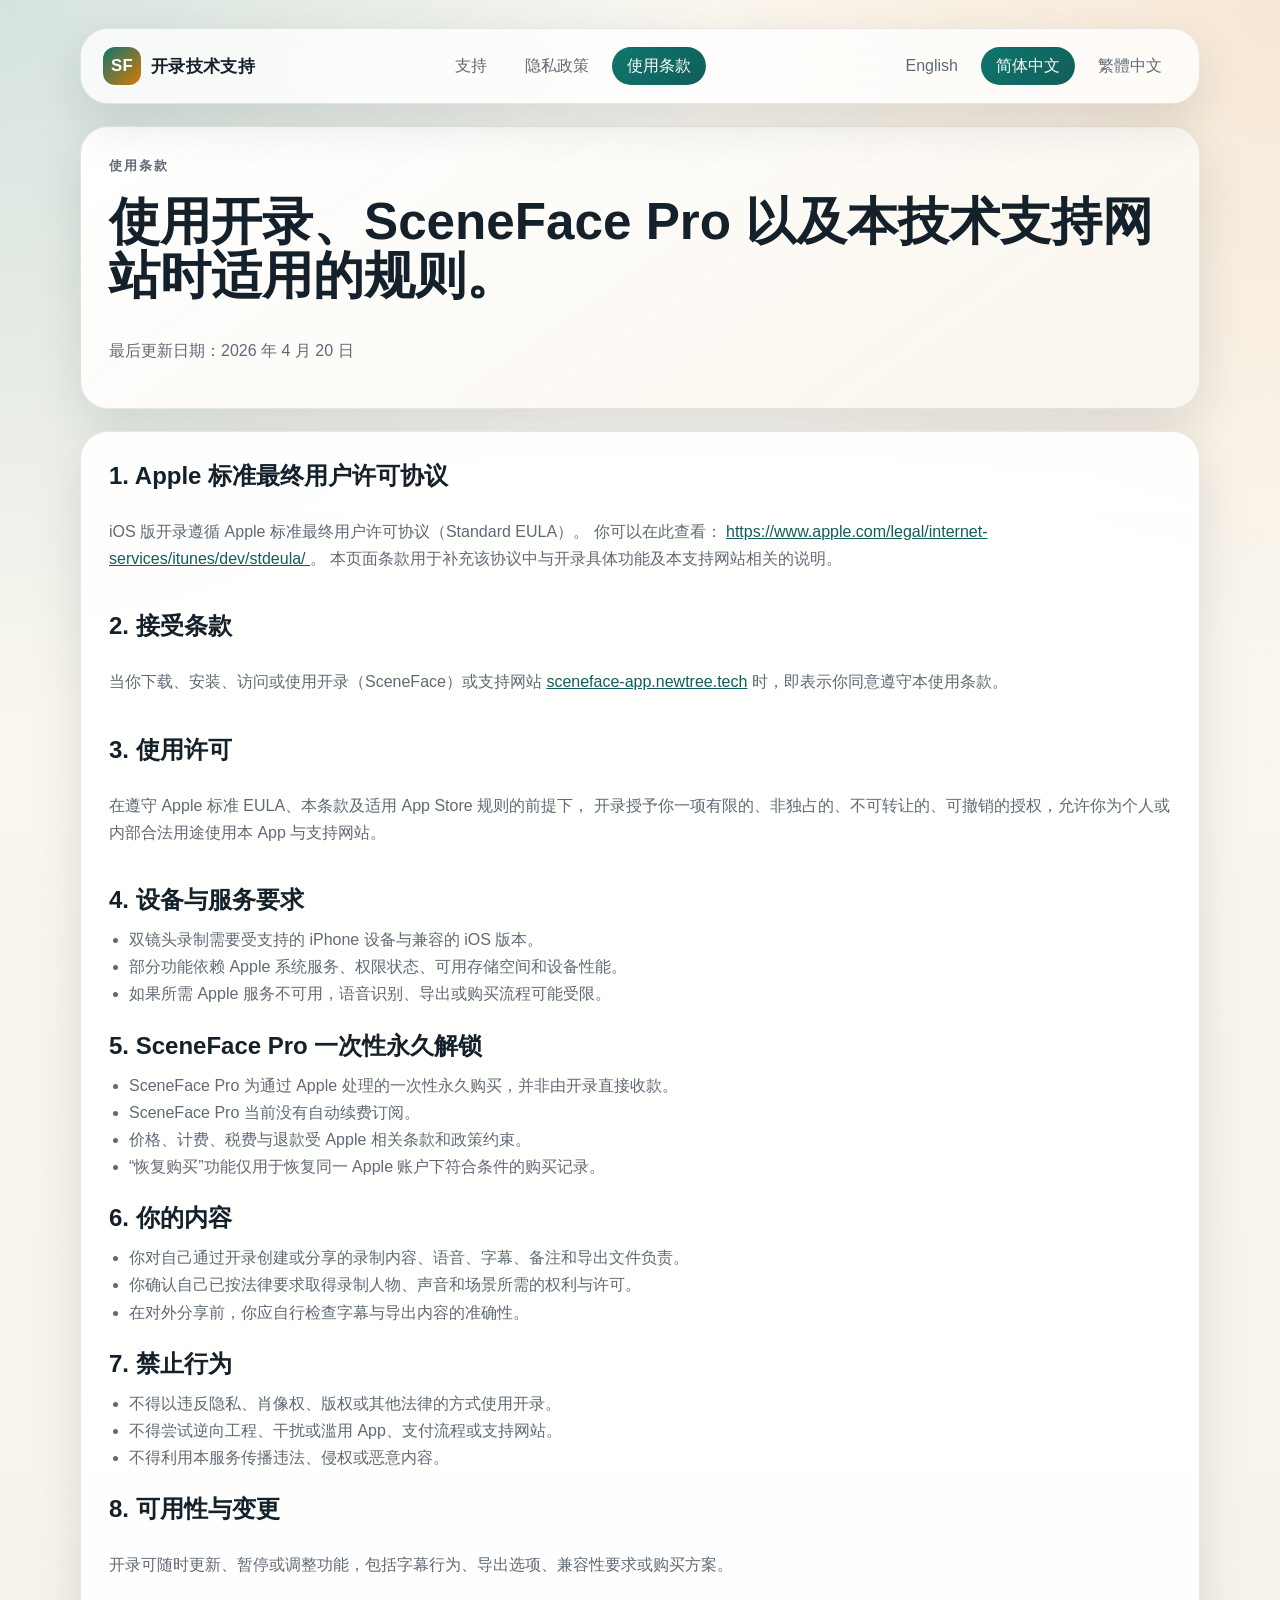
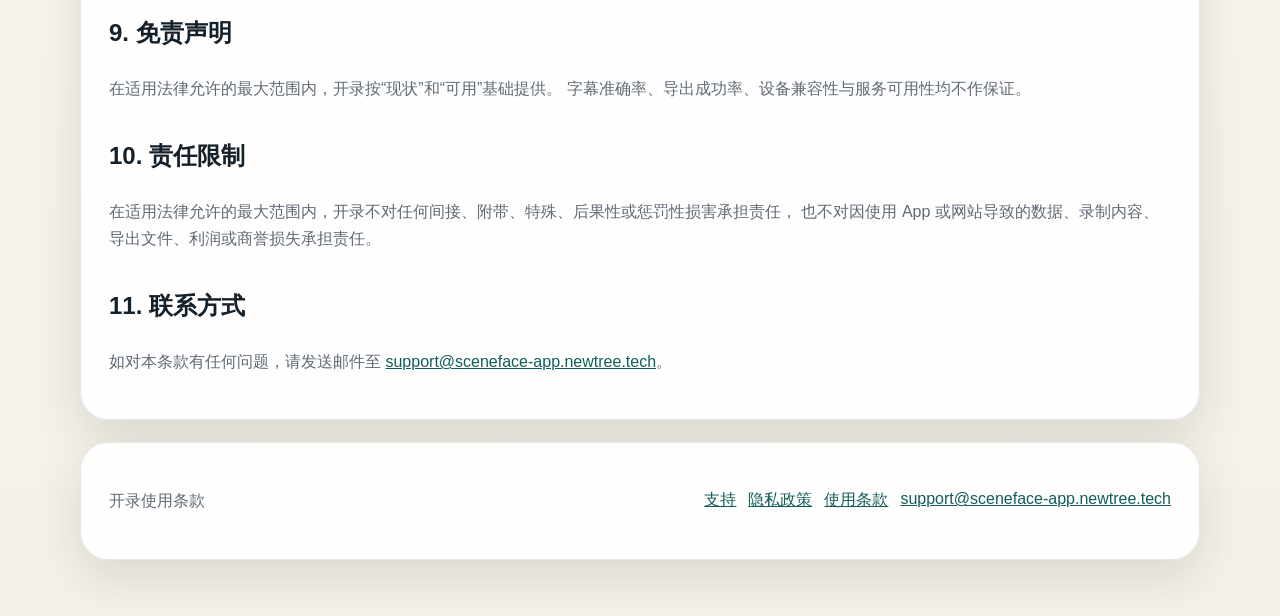
<file: docs/zh-Hans/terms.html>
<!doctype html>
<html lang="zh-Hans">
  <head>
    <meta charset="utf-8">
    <meta name="viewport" content="width=device-width, initial-scale=1">
    <title>开录使用条款</title>
    <meta name="description" content="开录（SceneFace）及其支持网站的使用条款，包含 Apple 标准使用条款链接。">
    <link rel="canonical" href="https://sceneface-app.newtree.tech/zh-Hans/terms.html">
    <link rel="alternate" hreflang="en" href="https://sceneface-app.newtree.tech/terms.html">
    <link rel="alternate" hreflang="zh-Hans" href="https://sceneface-app.newtree.tech/zh-Hans/terms.html">
    <link rel="alternate" hreflang="zh-Hant" href="https://sceneface-app.newtree.tech/zh-Hant/terms.html">
    <link rel="stylesheet" href="../support.css">
  </head>
  <body>
    <div class="page-shell">
      <header class="site-header">
        <a class="brand" href="index.html">
          <span class="brand-badge">SF</span>
          <span>开录技术支持</span>
        </a>
        <nav class="nav-group" aria-label="页面">
          <a href="index.html">支持</a>
          <a href="privacy.html">隐私政策</a>
          <a class="active" href="terms.html">使用条款</a>
        </nav>
        <nav class="nav-group" aria-label="语言">
          <a href="../terms.html">English</a>
          <a class="active" href="terms.html">简体中文</a>
          <a href="../zh-Hant/terms.html">繁體中文</a>
        </nav>
      </header>

      <main>
        <section class="hero">
          <p class="eyebrow">使用条款</p>
          <h1>使用开录、SceneFace Pro 以及本技术支持网站时适用的规则。</h1>
          <p>最后更新日期：2026 年 4 月 20 日</p>
        </section>

        <section class="panel legal">
          <section>
            <h2>1. Apple 标准最终用户许可协议</h2>
            <p>
              iOS 版开录遵循 Apple 标准最终用户许可协议（Standard EULA）。
              你可以在此查看：
              <a href="https://www.apple.com/legal/internet-services/itunes/dev/stdeula/">
                https://www.apple.com/legal/internet-services/itunes/dev/stdeula/
              </a>。
              本页面条款用于补充该协议中与开录具体功能及本支持网站相关的说明。
            </p>
          </section>

          <section>
            <h2>2. 接受条款</h2>
            <p>
              当你下载、安装、访问或使用开录（SceneFace）或支持网站
              <a href="https://sceneface-app.newtree.tech">sceneface-app.newtree.tech</a> 时，即表示你同意遵守本使用条款。
            </p>
          </section>

          <section>
            <h2>3. 使用许可</h2>
            <p>
              在遵守 Apple 标准 EULA、本条款及适用 App Store 规则的前提下，
              开录授予你一项有限的、非独占的、不可转让的、可撤销的授权，允许你为个人或内部合法用途使用本 App 与支持网站。
            </p>
          </section>

          <section>
            <h2>4. 设备与服务要求</h2>
            <ul>
              <li>双镜头录制需要受支持的 iPhone 设备与兼容的 iOS 版本。</li>
              <li>部分功能依赖 Apple 系统服务、权限状态、可用存储空间和设备性能。</li>
              <li>如果所需 Apple 服务不可用，语音识别、导出或购买流程可能受限。</li>
            </ul>
          </section>

          <section>
            <h2>5. SceneFace Pro 一次性永久解锁</h2>
            <ul>
              <li>SceneFace Pro 为通过 Apple 处理的一次性永久购买，并非由开录直接收款。</li>
              <li>SceneFace Pro 当前没有自动续费订阅。</li>
              <li>价格、计费、税费与退款受 Apple 相关条款和政策约束。</li>
              <li>“恢复购买”功能仅用于恢复同一 Apple 账户下符合条件的购买记录。</li>
            </ul>
          </section>

          <section>
            <h2>6. 你的内容</h2>
            <ul>
              <li>你对自己通过开录创建或分享的录制内容、语音、字幕、备注和导出文件负责。</li>
              <li>你确认自己已按法律要求取得录制人物、声音和场景所需的权利与许可。</li>
              <li>在对外分享前，你应自行检查字幕与导出内容的准确性。</li>
            </ul>
          </section>

          <section>
            <h2>7. 禁止行为</h2>
            <ul>
              <li>不得以违反隐私、肖像权、版权或其他法律的方式使用开录。</li>
              <li>不得尝试逆向工程、干扰或滥用 App、支付流程或支持网站。</li>
              <li>不得利用本服务传播违法、侵权或恶意内容。</li>
            </ul>
          </section>

          <section>
            <h2>8. 可用性与变更</h2>
            <p>
              开录可随时更新、暂停或调整功能，包括字幕行为、导出选项、兼容性要求或购买方案。
            </p>
          </section>

          <section>
            <h2>9. 免责声明</h2>
            <p>
              在适用法律允许的最大范围内，开录按“现状”和“可用”基础提供。
              字幕准确率、导出成功率、设备兼容性与服务可用性均不作保证。
            </p>
          </section>

          <section>
            <h2>10. 责任限制</h2>
            <p>
              在适用法律允许的最大范围内，开录不对任何间接、附带、特殊、后果性或惩罚性损害承担责任，
              也不对因使用 App 或网站导致的数据、录制内容、导出文件、利润或商誉损失承担责任。
            </p>
          </section>

          <section>
            <h2>11. 联系方式</h2>
            <p>
              如对本条款有任何问题，请发送邮件至
              <a href="mailto:support@sceneface-app.newtree.tech">support@sceneface-app.newtree.tech</a>。
            </p>
          </section>
        </section>
      </main>

      <footer class="footer">
        <p class="muted">开录使用条款</p>
        <div class="footer-links">
          <a href="index.html">支持</a>
          <a href="privacy.html">隐私政策</a>
          <a href="terms.html">使用条款</a>
          <a href="mailto:support@sceneface-app.newtree.tech">support@sceneface-app.newtree.tech</a>
        </div>
      </footer>
    </div>
  </body>
</html>
</file>
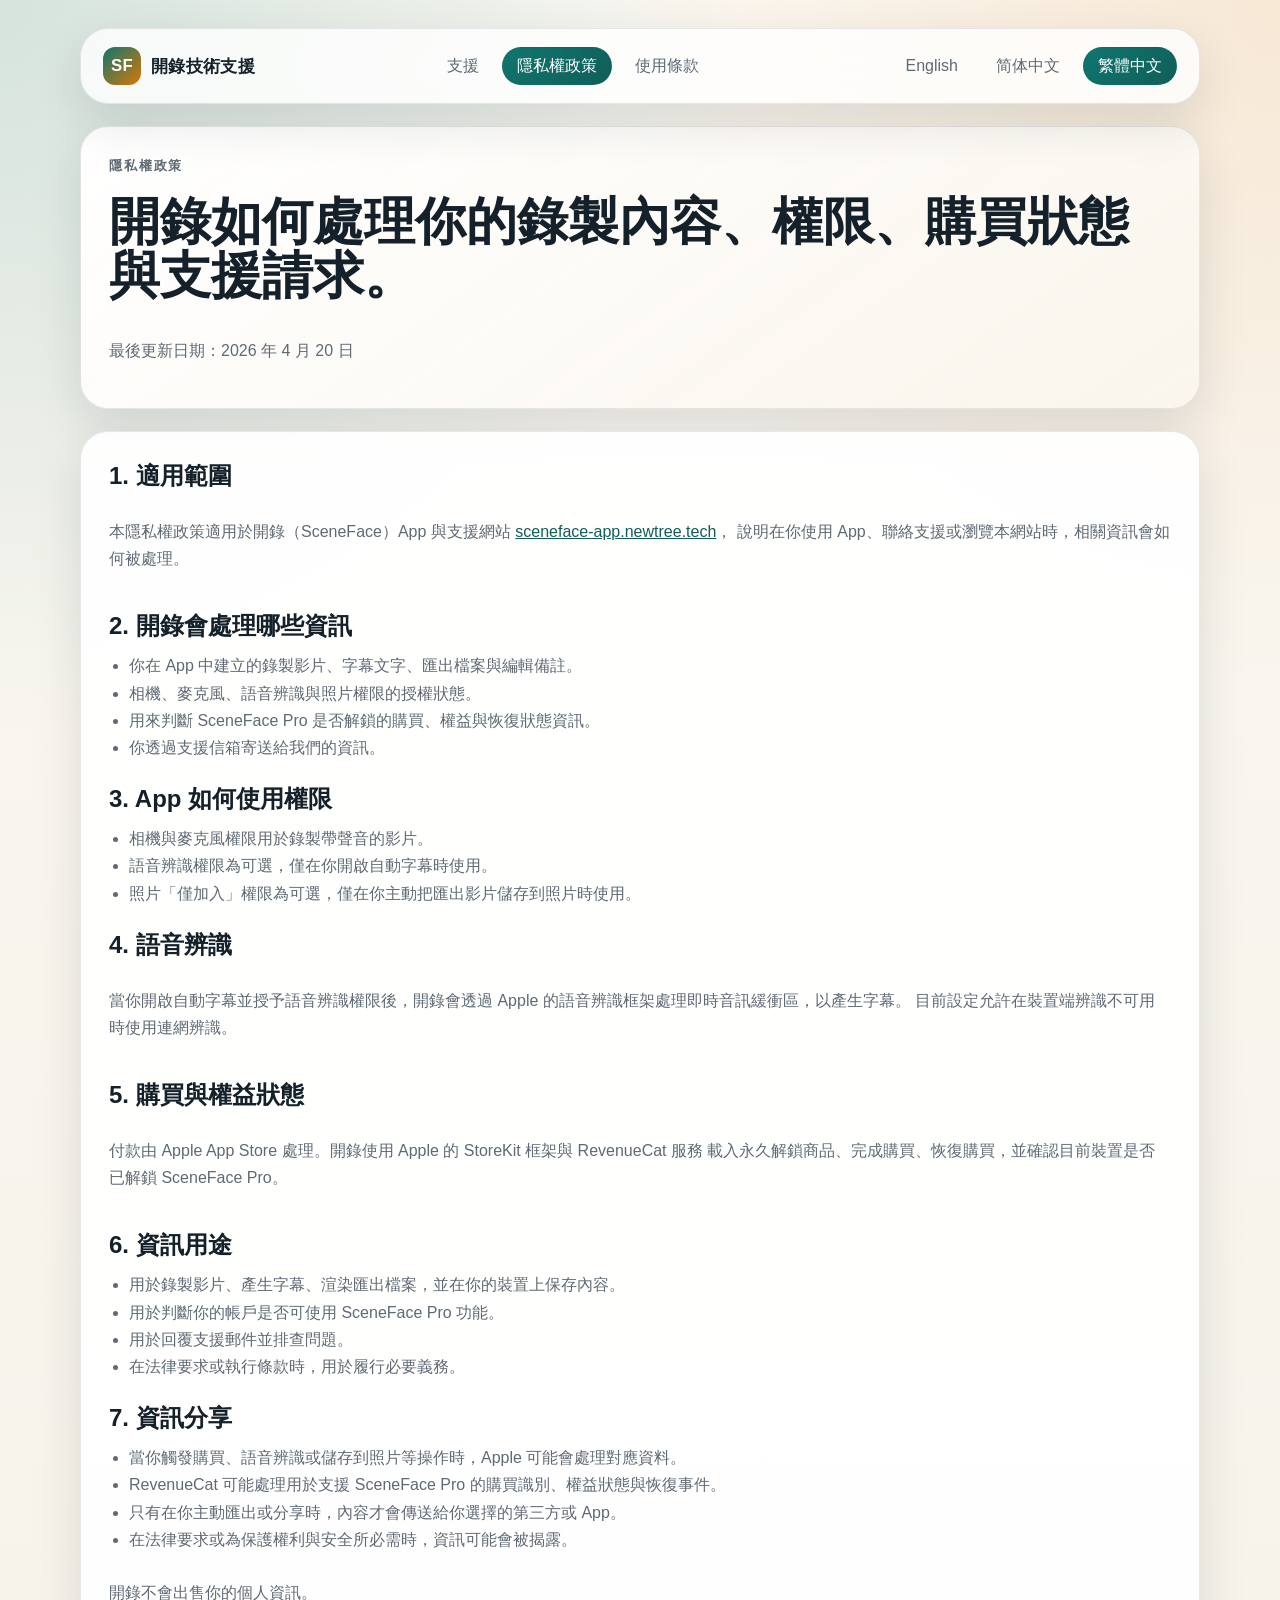
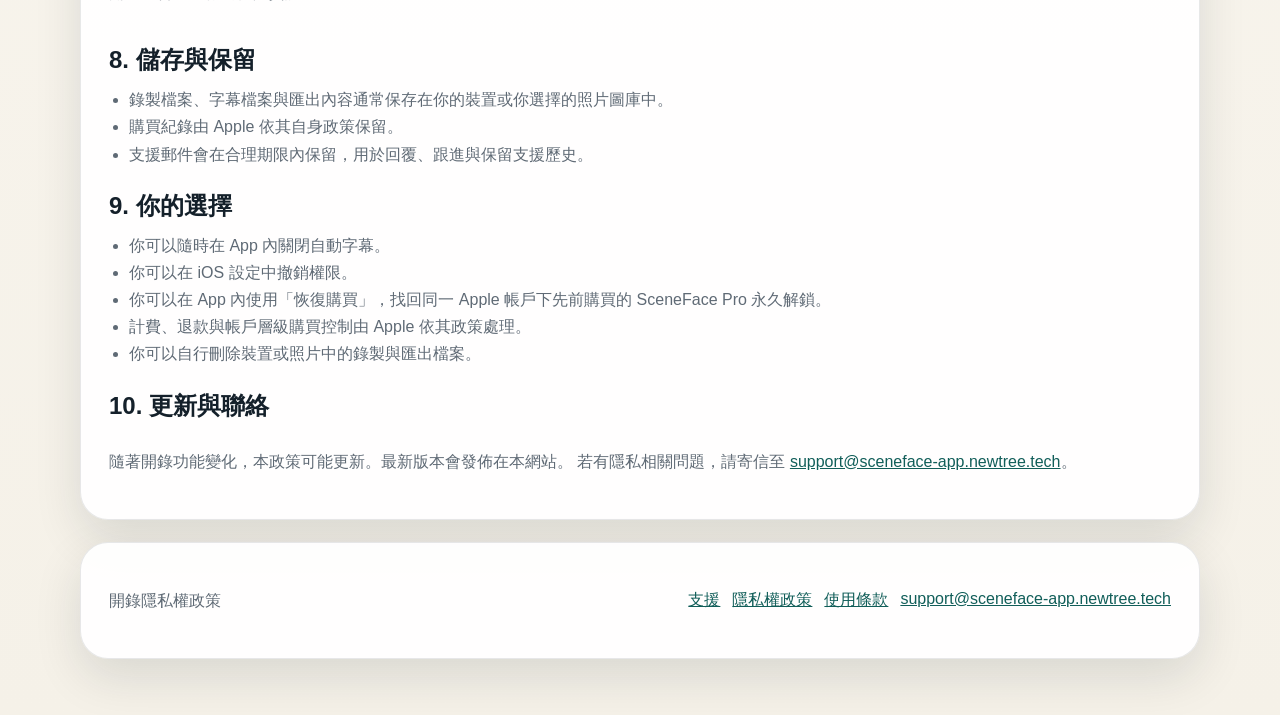
<file: docs/zh-Hant/privacy.html>
<!doctype html>
<html lang="zh-Hant">
  <head>
    <meta charset="utf-8">
    <meta name="viewport" content="width=device-width, initial-scale=1">
    <title>開錄隱私權政策</title>
    <meta name="description" content="開錄（SceneFace）及其支援網站的隱私權政策，涵蓋錄製內容、權限、購買狀態與支援請求。">
    <link rel="canonical" href="https://sceneface-app.newtree.tech/zh-Hant/privacy.html">
    <link rel="alternate" hreflang="en" href="https://sceneface-app.newtree.tech/privacy.html">
    <link rel="alternate" hreflang="zh-Hans" href="https://sceneface-app.newtree.tech/zh-Hans/privacy.html">
    <link rel="alternate" hreflang="zh-Hant" href="https://sceneface-app.newtree.tech/zh-Hant/privacy.html">
    <link rel="stylesheet" href="../support.css">
  </head>
  <body>
    <div class="page-shell">
      <header class="site-header">
        <a class="brand" href="index.html">
          <span class="brand-badge">SF</span>
          <span>開錄技術支援</span>
        </a>
        <nav class="nav-group" aria-label="頁面">
          <a href="index.html">支援</a>
          <a class="active" href="privacy.html">隱私權政策</a>
          <a href="terms.html">使用條款</a>
        </nav>
        <nav class="nav-group" aria-label="語言">
          <a href="../privacy.html">English</a>
          <a href="../zh-Hans/privacy.html">简体中文</a>
          <a class="active" href="privacy.html">繁體中文</a>
        </nav>
      </header>

      <main>
        <section class="hero">
          <p class="eyebrow">隱私權政策</p>
          <h1>開錄如何處理你的錄製內容、權限、購買狀態與支援請求。</h1>
          <p>最後更新日期：2026 年 4 月 20 日</p>
        </section>

        <section class="panel legal">
          <section>
            <h2>1. 適用範圍</h2>
            <p>
              本隱私權政策適用於開錄（SceneFace）App 與支援網站
              <a href="https://sceneface-app.newtree.tech">sceneface-app.newtree.tech</a>，
              說明在你使用 App、聯絡支援或瀏覽本網站時，相關資訊會如何被處理。
            </p>
          </section>

          <section>
            <h2>2. 開錄會處理哪些資訊</h2>
            <ul>
              <li>你在 App 中建立的錄製影片、字幕文字、匯出檔案與編輯備註。</li>
              <li>相機、麥克風、語音辨識與照片權限的授權狀態。</li>
              <li>用來判斷 SceneFace Pro 是否解鎖的購買、權益與恢復狀態資訊。</li>
              <li>你透過支援信箱寄送給我們的資訊。</li>
            </ul>
          </section>

          <section>
            <h2>3. App 如何使用權限</h2>
            <ul>
              <li>相機與麥克風權限用於錄製帶聲音的影片。</li>
              <li>語音辨識權限為可選，僅在你開啟自動字幕時使用。</li>
              <li>照片「僅加入」權限為可選，僅在你主動把匯出影片儲存到照片時使用。</li>
            </ul>
          </section>

          <section>
            <h2>4. 語音辨識</h2>
            <p>
              當你開啟自動字幕並授予語音辨識權限後，開錄會透過 Apple 的語音辨識框架處理即時音訊緩衝區，以產生字幕。
              目前設定允許在裝置端辨識不可用時使用連網辨識。
            </p>
          </section>

          <section>
            <h2>5. 購買與權益狀態</h2>
            <p>
              付款由 Apple App Store 處理。開錄使用 Apple 的 StoreKit 框架與 RevenueCat 服務
              載入永久解鎖商品、完成購買、恢復購買，並確認目前裝置是否已解鎖 SceneFace Pro。
            </p>
          </section>

          <section>
            <h2>6. 資訊用途</h2>
            <ul>
              <li>用於錄製影片、產生字幕、渲染匯出檔案，並在你的裝置上保存內容。</li>
              <li>用於判斷你的帳戶是否可使用 SceneFace Pro 功能。</li>
              <li>用於回覆支援郵件並排查問題。</li>
              <li>在法律要求或執行條款時，用於履行必要義務。</li>
            </ul>
          </section>

          <section>
            <h2>7. 資訊分享</h2>
            <ul>
              <li>當你觸發購買、語音辨識或儲存到照片等操作時，Apple 可能會處理對應資料。</li>
              <li>RevenueCat 可能處理用於支援 SceneFace Pro 的購買識別、權益狀態與恢復事件。</li>
              <li>只有在你主動匯出或分享時，內容才會傳送給你選擇的第三方或 App。</li>
              <li>在法律要求或為保護權利與安全所必需時，資訊可能會被揭露。</li>
            </ul>
            <p>開錄不會出售你的個人資訊。</p>
          </section>

          <section>
            <h2>8. 儲存與保留</h2>
            <ul>
              <li>錄製檔案、字幕檔案與匯出內容通常保存在你的裝置或你選擇的照片圖庫中。</li>
              <li>購買紀錄由 Apple 依其自身政策保留。</li>
              <li>支援郵件會在合理期限內保留，用於回覆、跟進與保留支援歷史。</li>
            </ul>
          </section>

          <section>
            <h2>9. 你的選擇</h2>
            <ul>
              <li>你可以隨時在 App 內關閉自動字幕。</li>
              <li>你可以在 iOS 設定中撤銷權限。</li>
              <li>你可以在 App 內使用「恢復購買」，找回同一 Apple 帳戶下先前購買的 SceneFace Pro 永久解鎖。</li>
              <li>計費、退款與帳戶層級購買控制由 Apple 依其政策處理。</li>
              <li>你可以自行刪除裝置或照片中的錄製與匯出檔案。</li>
            </ul>
          </section>

          <section>
            <h2>10. 更新與聯絡</h2>
            <p>
              隨著開錄功能變化，本政策可能更新。最新版本會發佈在本網站。
              若有隱私相關問題，請寄信至
              <a href="mailto:support@sceneface-app.newtree.tech">support@sceneface-app.newtree.tech</a>。
            </p>
          </section>
        </section>
      </main>

      <footer class="footer">
        <p class="muted">開錄隱私權政策</p>
        <div class="footer-links">
          <a href="index.html">支援</a>
          <a href="privacy.html">隱私權政策</a>
          <a href="terms.html">使用條款</a>
          <a href="mailto:support@sceneface-app.newtree.tech">support@sceneface-app.newtree.tech</a>
        </div>
      </footer>
    </div>
  </body>
</html>
</file>
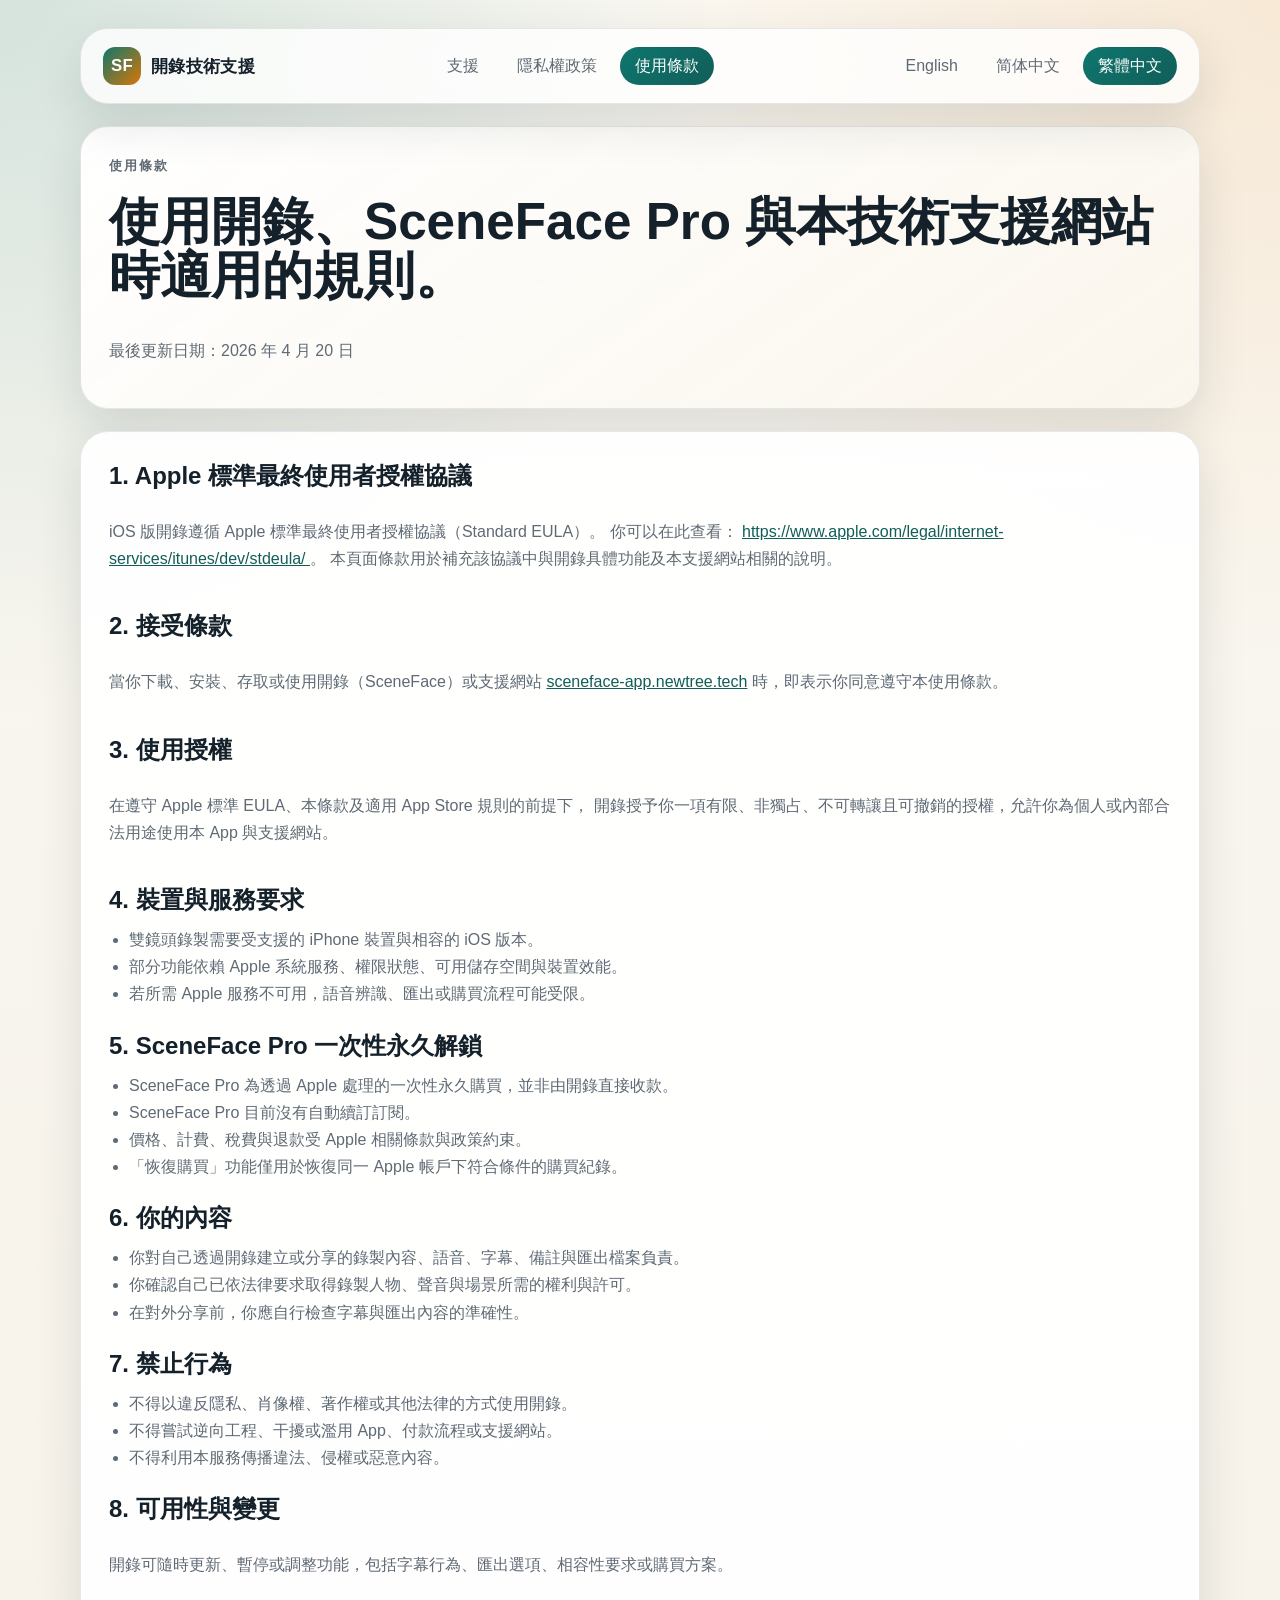
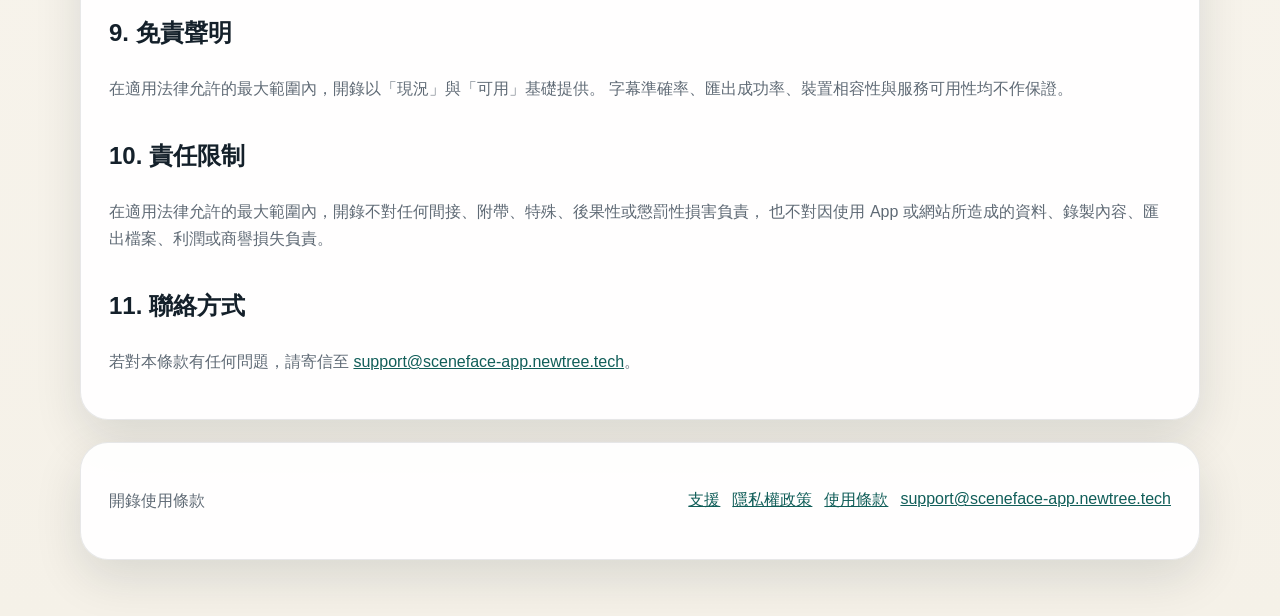
<file: docs/zh-Hant/terms.html>
<!doctype html>
<html lang="zh-Hant">
  <head>
    <meta charset="utf-8">
    <meta name="viewport" content="width=device-width, initial-scale=1">
    <title>開錄使用條款</title>
    <meta name="description" content="開錄（SceneFace）及其支援網站的使用條款，包含 Apple 標準使用條款連結。">
    <link rel="canonical" href="https://sceneface-app.newtree.tech/zh-Hant/terms.html">
    <link rel="alternate" hreflang="en" href="https://sceneface-app.newtree.tech/terms.html">
    <link rel="alternate" hreflang="zh-Hans" href="https://sceneface-app.newtree.tech/zh-Hans/terms.html">
    <link rel="alternate" hreflang="zh-Hant" href="https://sceneface-app.newtree.tech/zh-Hant/terms.html">
    <link rel="stylesheet" href="../support.css">
  </head>
  <body>
    <div class="page-shell">
      <header class="site-header">
        <a class="brand" href="index.html">
          <span class="brand-badge">SF</span>
          <span>開錄技術支援</span>
        </a>
        <nav class="nav-group" aria-label="頁面">
          <a href="index.html">支援</a>
          <a href="privacy.html">隱私權政策</a>
          <a class="active" href="terms.html">使用條款</a>
        </nav>
        <nav class="nav-group" aria-label="語言">
          <a href="../terms.html">English</a>
          <a href="../zh-Hans/terms.html">简体中文</a>
          <a class="active" href="terms.html">繁體中文</a>
        </nav>
      </header>

      <main>
        <section class="hero">
          <p class="eyebrow">使用條款</p>
          <h1>使用開錄、SceneFace Pro 與本技術支援網站時適用的規則。</h1>
          <p>最後更新日期：2026 年 4 月 20 日</p>
        </section>

        <section class="panel legal">
          <section>
            <h2>1. Apple 標準最終使用者授權協議</h2>
            <p>
              iOS 版開錄遵循 Apple 標準最終使用者授權協議（Standard EULA）。
              你可以在此查看：
              <a href="https://www.apple.com/legal/internet-services/itunes/dev/stdeula/">
                https://www.apple.com/legal/internet-services/itunes/dev/stdeula/
              </a>。
              本頁面條款用於補充該協議中與開錄具體功能及本支援網站相關的說明。
            </p>
          </section>

          <section>
            <h2>2. 接受條款</h2>
            <p>
              當你下載、安裝、存取或使用開錄（SceneFace）或支援網站
              <a href="https://sceneface-app.newtree.tech">sceneface-app.newtree.tech</a> 時，即表示你同意遵守本使用條款。
            </p>
          </section>

          <section>
            <h2>3. 使用授權</h2>
            <p>
              在遵守 Apple 標準 EULA、本條款及適用 App Store 規則的前提下，
              開錄授予你一項有限、非獨占、不可轉讓且可撤銷的授權，允許你為個人或內部合法用途使用本 App 與支援網站。
            </p>
          </section>

          <section>
            <h2>4. 裝置與服務要求</h2>
            <ul>
              <li>雙鏡頭錄製需要受支援的 iPhone 裝置與相容的 iOS 版本。</li>
              <li>部分功能依賴 Apple 系統服務、權限狀態、可用儲存空間與裝置效能。</li>
              <li>若所需 Apple 服務不可用，語音辨識、匯出或購買流程可能受限。</li>
            </ul>
          </section>

          <section>
            <h2>5. SceneFace Pro 一次性永久解鎖</h2>
            <ul>
              <li>SceneFace Pro 為透過 Apple 處理的一次性永久購買，並非由開錄直接收款。</li>
              <li>SceneFace Pro 目前沒有自動續訂訂閱。</li>
              <li>價格、計費、稅費與退款受 Apple 相關條款與政策約束。</li>
              <li>「恢復購買」功能僅用於恢復同一 Apple 帳戶下符合條件的購買紀錄。</li>
            </ul>
          </section>

          <section>
            <h2>6. 你的內容</h2>
            <ul>
              <li>你對自己透過開錄建立或分享的錄製內容、語音、字幕、備註與匯出檔案負責。</li>
              <li>你確認自己已依法律要求取得錄製人物、聲音與場景所需的權利與許可。</li>
              <li>在對外分享前，你應自行檢查字幕與匯出內容的準確性。</li>
            </ul>
          </section>

          <section>
            <h2>7. 禁止行為</h2>
            <ul>
              <li>不得以違反隱私、肖像權、著作權或其他法律的方式使用開錄。</li>
              <li>不得嘗試逆向工程、干擾或濫用 App、付款流程或支援網站。</li>
              <li>不得利用本服務傳播違法、侵權或惡意內容。</li>
            </ul>
          </section>

          <section>
            <h2>8. 可用性與變更</h2>
            <p>
              開錄可隨時更新、暫停或調整功能，包括字幕行為、匯出選項、相容性要求或購買方案。
            </p>
          </section>

          <section>
            <h2>9. 免責聲明</h2>
            <p>
              在適用法律允許的最大範圍內，開錄以「現況」與「可用」基礎提供。
              字幕準確率、匯出成功率、裝置相容性與服務可用性均不作保證。
            </p>
          </section>

          <section>
            <h2>10. 責任限制</h2>
            <p>
              在適用法律允許的最大範圍內，開錄不對任何間接、附帶、特殊、後果性或懲罰性損害負責，
              也不對因使用 App 或網站所造成的資料、錄製內容、匯出檔案、利潤或商譽損失負責。
            </p>
          </section>

          <section>
            <h2>11. 聯絡方式</h2>
            <p>
              若對本條款有任何問題，請寄信至
              <a href="mailto:support@sceneface-app.newtree.tech">support@sceneface-app.newtree.tech</a>。
            </p>
          </section>
        </section>
      </main>

      <footer class="footer">
        <p class="muted">開錄使用條款</p>
        <div class="footer-links">
          <a href="index.html">支援</a>
          <a href="privacy.html">隱私權政策</a>
          <a href="terms.html">使用條款</a>
          <a href="mailto:support@sceneface-app.newtree.tech">support@sceneface-app.newtree.tech</a>
        </div>
      </footer>
    </div>
  </body>
</html>
</file>
<file: docs/support.css>
:root {
  color-scheme: light;
  --bg: #f5f1e8;
  --bg-accent: #fffaf2;
  --surface: rgba(255, 255, 255, 0.78);
  --surface-strong: rgba(255, 255, 255, 0.92);
  --text: #14202a;
  --muted: #5f6a75;
  --line: rgba(20, 32, 42, 0.1);
  --brand: #0f766e;
  --brand-deep: #115e59;
  --highlight: #d97706;
  --shadow: 0 18px 48px rgba(20, 32, 42, 0.12);
  --radius-xl: 28px;
  --radius-lg: 20px;
  --radius-md: 14px;
}

* {
  box-sizing: border-box;
}

html {
  min-height: 100%;
}

body {
  margin: 0;
  min-height: 100%;
  font-family: "Avenir Next", "PingFang SC", "PingFang TC", "Noto Sans SC", "Noto Sans TC", sans-serif;
  color: var(--text);
  background:
    radial-gradient(circle at top left, rgba(15, 118, 110, 0.16), transparent 28%),
    radial-gradient(circle at top right, rgba(217, 119, 6, 0.12), transparent 26%),
    linear-gradient(180deg, #fbf8f2 0%, var(--bg) 100%);
}

a {
  color: var(--brand-deep);
}

.page-shell {
  width: min(1120px, calc(100% - 32px));
  margin: 0 auto;
  padding: 28px 0 56px;
}

.site-header {
  display: flex;
  flex-wrap: wrap;
  align-items: center;
  justify-content: space-between;
  gap: 16px;
  padding: 18px 22px;
  border: 1px solid var(--line);
  border-radius: var(--radius-xl);
  background: var(--surface);
  backdrop-filter: blur(18px);
  box-shadow: var(--shadow);
}

.brand {
  display: inline-flex;
  align-items: center;
  gap: 10px;
  font-size: 1.05rem;
  font-weight: 700;
  letter-spacing: 0.02em;
  text-decoration: none;
  color: var(--text);
}

.brand-badge {
  display: inline-flex;
  align-items: center;
  justify-content: center;
  width: 38px;
  height: 38px;
  border-radius: 12px;
  background: linear-gradient(135deg, var(--brand), var(--highlight));
  color: #fff;
  font-weight: 800;
}

.nav-group {
  display: flex;
  flex-wrap: wrap;
  gap: 8px;
}

.nav-group a {
  display: inline-flex;
  align-items: center;
  justify-content: center;
  min-height: 38px;
  padding: 0 14px;
  border-radius: 999px;
  text-decoration: none;
  color: var(--muted);
  border: 1px solid transparent;
}

.nav-group a:hover,
.nav-group a:focus-visible {
  color: var(--brand-deep);
  border-color: rgba(15, 118, 110, 0.18);
  background: rgba(15, 118, 110, 0.07);
  outline: none;
}

.nav-group a.active {
  color: #fff;
  background: linear-gradient(135deg, var(--brand), var(--brand-deep));
}

.hero,
.panel,
.footer {
  margin-top: 22px;
  padding: 28px;
  border: 1px solid var(--line);
  border-radius: var(--radius-xl);
  background: var(--surface-strong);
  box-shadow: var(--shadow);
}

.hero {
  display: grid;
  gap: 18px;
  background:
    linear-gradient(145deg, rgba(255, 255, 255, 0.96), rgba(250, 245, 235, 0.92)),
    var(--surface-strong);
}

.eyebrow {
  margin: 0;
  font-size: 0.82rem;
  font-weight: 700;
  letter-spacing: 0.14em;
  text-transform: uppercase;
  color: var(--brand);
}

.hero h1,
.panel h2,
.legal h2,
.legal h3 {
  margin: 0;
}

.hero h1 {
  font-size: clamp(2rem, 4vw, 3.4rem);
  line-height: 1.05;
}

.hero p,
.panel p,
.panel li,
.legal p,
.legal li,
.footer p {
  color: var(--muted);
  line-height: 1.7;
}

.cta-row,
.card-grid,
.link-grid {
  display: grid;
  gap: 16px;
}

.cta-row {
  grid-template-columns: repeat(auto-fit, minmax(220px, 1fr));
}

.card-grid {
  grid-template-columns: repeat(auto-fit, minmax(240px, 1fr));
}

.link-grid {
  grid-template-columns: repeat(auto-fit, minmax(180px, 1fr));
}

.card,
.link-card {
  padding: 20px;
  border-radius: var(--radius-lg);
  border: 1px solid var(--line);
  background: linear-gradient(180deg, rgba(255, 255, 255, 0.98), rgba(248, 244, 237, 0.96));
}

.card h3,
.link-card h3 {
  margin: 0 0 8px;
  font-size: 1.02rem;
}

.button {
  display: inline-flex;
  align-items: center;
  justify-content: center;
  gap: 8px;
  min-height: 46px;
  padding: 0 18px;
  border-radius: 999px;
  border: 1px solid transparent;
  text-decoration: none;
  font-weight: 700;
}

.button-primary {
  color: #fff;
  background: linear-gradient(135deg, var(--brand), var(--brand-deep));
}

.button-secondary {
  color: var(--brand-deep);
  border-color: rgba(15, 118, 110, 0.18);
  background: rgba(15, 118, 110, 0.06);
}

.legal {
  display: grid;
  gap: 22px;
}

.legal section {
  display: grid;
  gap: 10px;
}

.legal ul,
.legal ol,
.support-list {
  margin: 0;
  padding-left: 20px;
}

.footer {
  display: flex;
  flex-wrap: wrap;
  align-items: center;
  justify-content: space-between;
  gap: 14px;
}

.footer-links {
  display: flex;
  flex-wrap: wrap;
  gap: 12px;
}

.muted {
  color: var(--muted);
}

@media (max-width: 720px) {
  .page-shell {
    width: min(100% - 20px, 1120px);
    padding-top: 16px;
    padding-bottom: 32px;
  }

  .site-header,
  .hero,
  .panel,
  .footer {
    padding: 20px;
    border-radius: 22px;
  }
}
</file>
